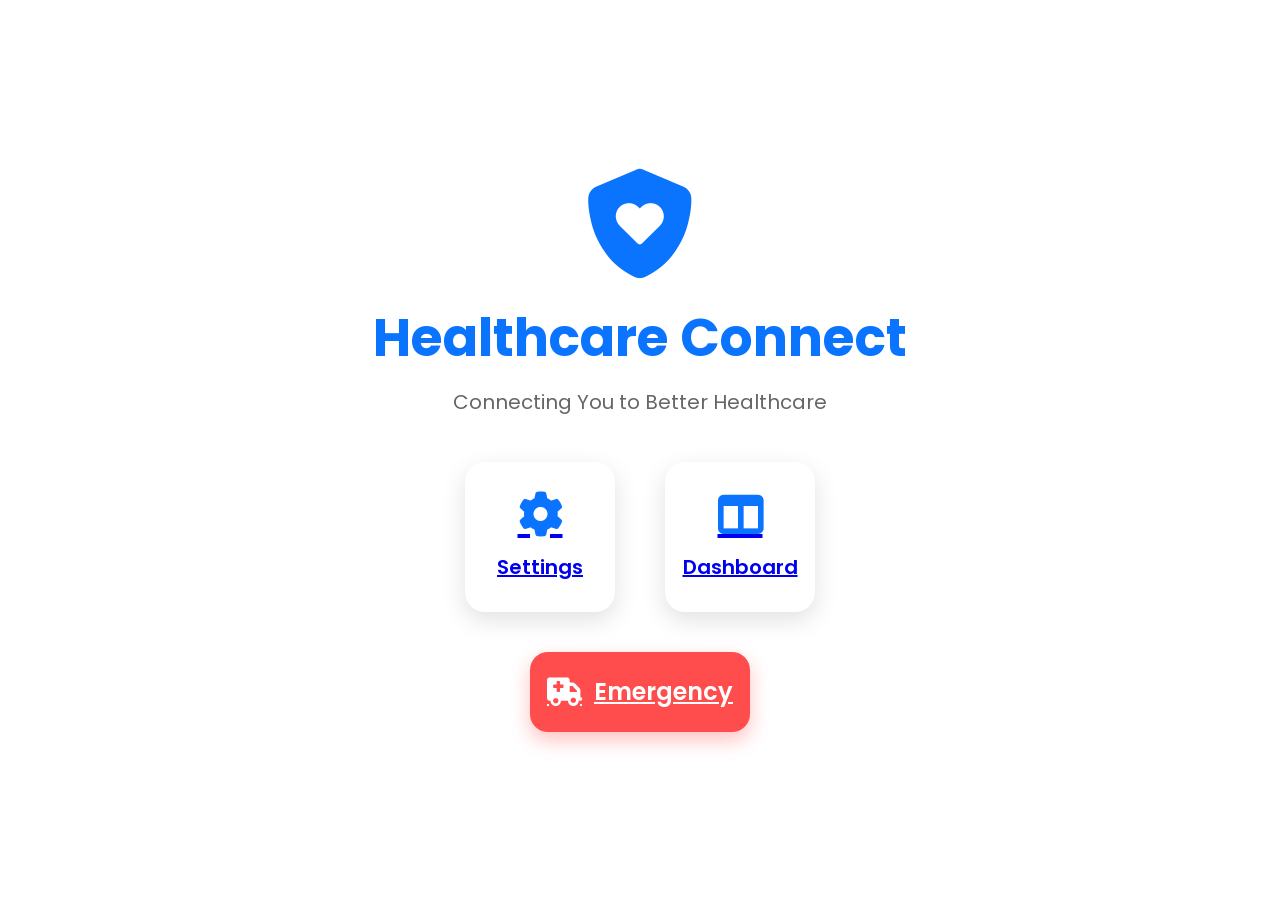
<file: index.html>
<!DOCTYPE html>
<html lang="en">

<head>

    <meta charset="UTF-8">
    <meta name="viewport" content="width=device-width, initial-scale=1.0">

    <title>Healthcare Connect</title>

    <!-- CSS -->
    <link rel="stylesheet" href="css/style.css">

    <!-- Google Font -->
    <link href="https://fonts.googleapis.com/css2?family=Poppins:wght@300;400;500;600;700&display=swap" rel="stylesheet">

    <!-- Font Awesome -->
    <link rel="stylesheet" href="https://cdnjs.cloudflare.com/ajax/libs/font-awesome/6.7.2/css/all.min.css">

</head>

<body>

    <div class="container">

        <!-- Logo -->
        <div class="logo">
            <i class="fa-solid fa-shield-heart"></i>
        </div>

        <!-- Project Title -->
        <h1>Healthcare Connect</h1>

        <!-- Tagline -->
        <p class="tagline">
            Connecting You to Better Healthcare
        </p>

        <!-- Menu -->
        <div class="menu">

            <!-- Settings -->
            <a href="pages/settings.html" class="menu-card">

                <i class="fa-solid fa-gear"></i>
                <span>Settings</span>

            </a>

            <!-- Dashboard -->
            <a href="pages/dashboard.html" class="menu-card">

                <i class="fa-solid fa-table-columns"></i>
                <span>Dashboard</span>

            </a>

        </div>

        <!-- Emergency -->
        <a href="pages/emergency.html" class="emergency-card">

            <i class="fa-solid fa-truck-medical"></i>
            <span>Emergency</span>

        </a>

    </div>

</body>

</html>
</file>
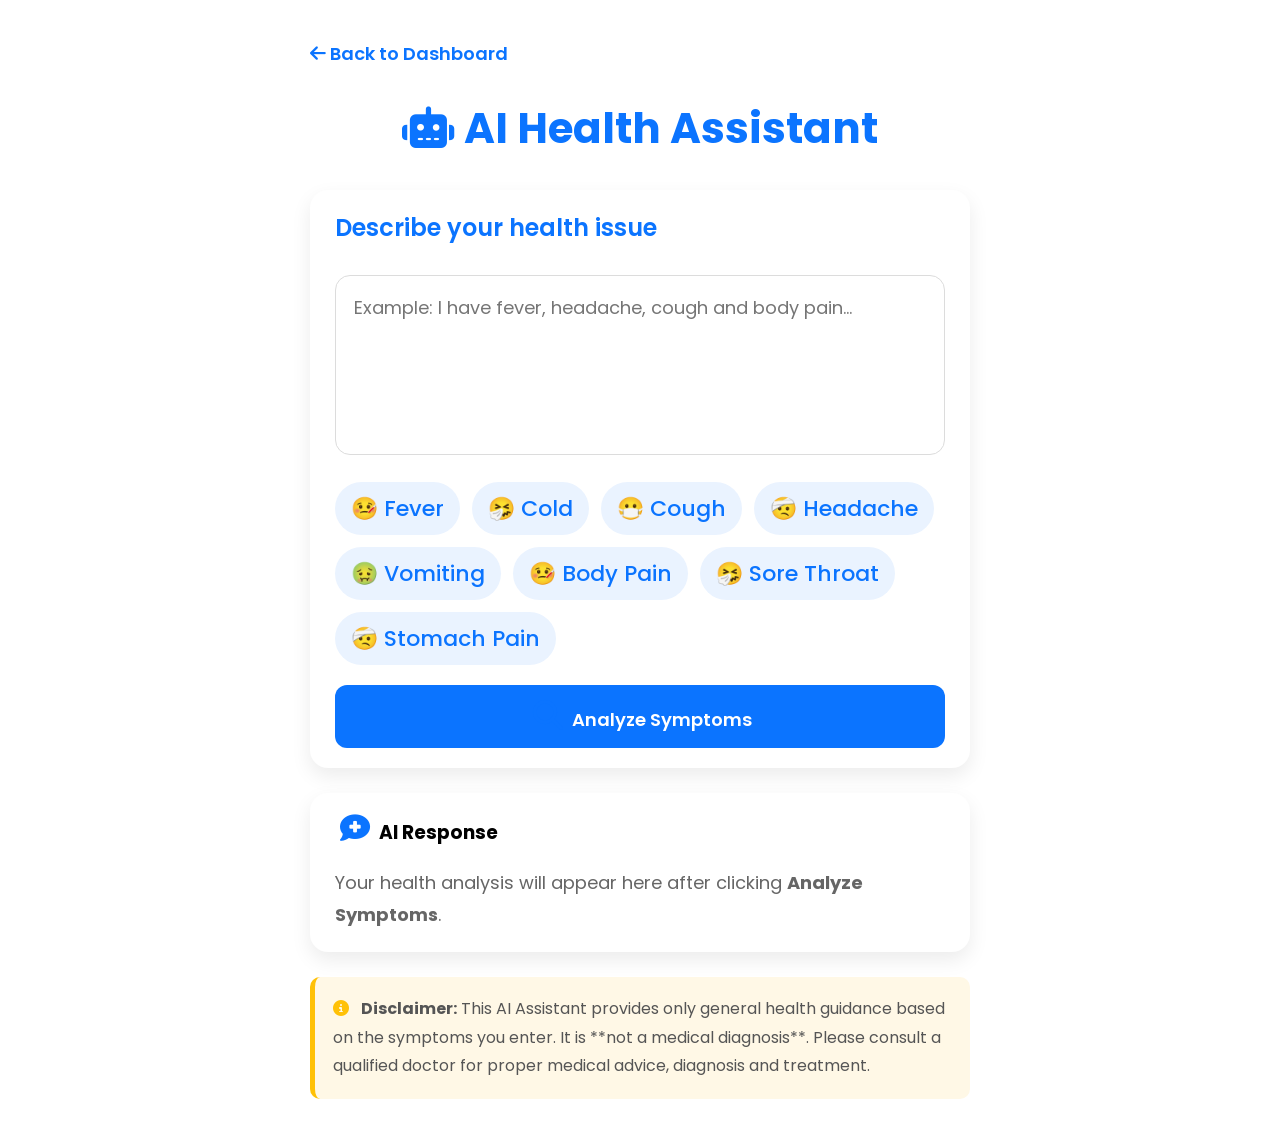
<file: pages/ai-assistant.html>
<!DOCTYPE html>
<html lang="en">

<head>
    <meta charset="UTF-8">
    <meta name="viewport" content="width=device-width, initial-scale=1.0">

    <title>AI Health Assistant</title>

    <link rel="stylesheet" href="../css/style.css">

    <link href="https://fonts.googleapis.com/css2?family=Poppins:wght@300;400;500;600;700&display=swap" rel="stylesheet">

    <link rel="stylesheet" href="https://cdnjs.cloudflare.com/ajax/libs/font-awesome/6.7.2/css/all.min.css">
</head>

<body>

    <div class="settings-container">

        <!-- Back Button -->
        <a href="dashboard.html" class="back-btn">
            <i class="fa-solid fa-arrow-left"></i> Back to Dashboard
        </a>

        <!-- Page Title -->
        <h1 class="settings-title">
            <i class="fa-solid fa-robot"></i>
            AI Health Assistant
        </h1>

        <!-- Input Section -->
        <div class="setting-card ai-card">

            <h3 class="ai-heading">
                Describe your health issue
            </h3>

            <textarea
                class="ai-textarea"
                id="symptoms"
                placeholder="Example: I have fever, headache, cough and body pain..."></textarea>

            <!-- Quick Symptoms -->

            <div class="quick-symptoms">

                <span class="symptom-chip">🤒 Fever</span>
                <span class="symptom-chip">🤧 Cold</span>
                <span class="symptom-chip">😷 Cough</span>
                <span class="symptom-chip">🤕 Headache</span>
                <span class="symptom-chip">🤢 Vomiting</span>
                <span class="symptom-chip">🤒 Body Pain</span>
                <span class="symptom-chip">🤧 Sore Throat</span>
                <span class="symptom-chip">🤕 Stomach Pain</span>

            </div>

            <button class="ai-btn" id="analyzeBtn">

                <i class="fa-solid fa-magnifying-glass"></i>
                Analyze Symptoms

            </button>

        </div>

        <br>

        <!-- Response Section -->

        <div class="setting-card ai-card">

            <h3>
                <i class="fa-solid fa-comment-medical"></i>
                AI Response
            </h3>

            <p class="response-text" id="aiResponse">

                Your health analysis will appear here after clicking
                <strong>Analyze Symptoms</strong>.

            </p>

        </div>

        <br>

        <!-- Disclaimer -->

        <div class="ai-disclaimer">

            <i class="fa-solid fa-circle-info"></i>

            <strong>Disclaimer:</strong>

            This AI Assistant provides only general health guidance based on the symptoms you enter.
            It is **not a medical diagnosis**. Please consult a qualified doctor for proper medical advice,
            diagnosis and treatment.

        </div>

    </div>

    <!-- JavaScript -->
    <script src="../js/script.js"></script>

</body>

</html>
</file>
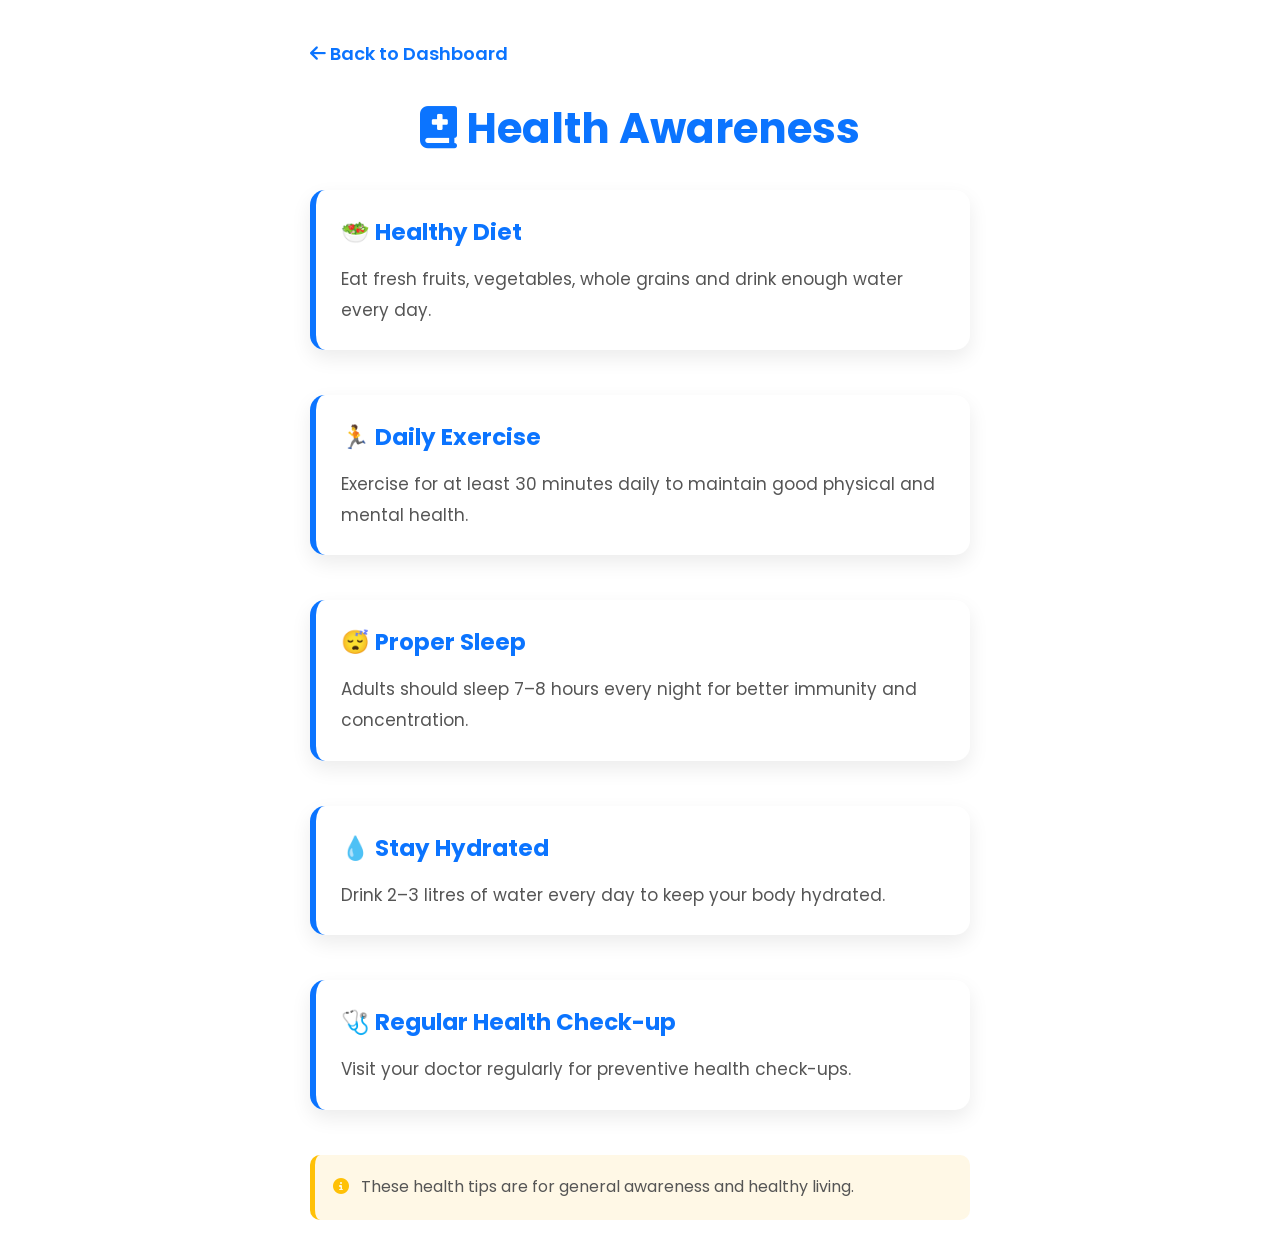
<file: pages/awareness.html>
<!DOCTYPE html>
<html lang="en">

<head>
    <meta charset="UTF-8">
    <meta name="viewport" content="width=device-width, initial-scale=1.0">
    <title>Health Awareness</title>

    <link rel="stylesheet" href="../css/style.css">

    <link href="https://fonts.googleapis.com/css2?family=Poppins:wght@300;400;500;600;700&display=swap" rel="stylesheet">

    <link rel="stylesheet" href="https://cdnjs.cloudflare.com/ajax/libs/font-awesome/6.7.2/css/all.min.css">

</head>

<body>

<div class="settings-container">

    <a href="dashboard.html" class="back-btn">
        <i class="fa-solid fa-arrow-left"></i>
        Back to Dashboard
    </a>

    <h1 class="settings-title">
        <i class="fa-solid fa-book-medical"></i>
        Health Awareness
    </h1>

    <div class="awareness-card">

        <h3>🥗 Healthy Diet</h3>

        <p>
            Eat fresh fruits, vegetables, whole grains and drink enough water every day.
        </p>

    </div>

    <br>

    <div class="awareness-card">

        <h3>🏃 Daily Exercise</h3>

        <p>
            Exercise for at least 30 minutes daily to maintain good physical and mental health.
        </p>

    </div>

    <br>

    <div class="awareness-card">

        <h3>😴 Proper Sleep</h3>

        <p>
            Adults should sleep 7–8 hours every night for better immunity and concentration.
        </p>

    </div>

    <br>

    <div class="awareness-card">

        <h3>💧 Stay Hydrated</h3>

        <p>
            Drink 2–3 litres of water every day to keep your body hydrated.
        </p>

    </div>

    <br>

    <div class="awareness-card">

        <h3>🩺 Regular Health Check-up</h3>

        <p>
            Visit your doctor regularly for preventive health check-ups.
        </p>

    </div>

    <br>

    <div class="ai-disclaimer">

        <i class="fa-solid fa-circle-info"></i>

        These health tips are for general awareness and healthy living.

    </div>

</div>

<script src="../js/script.js"></script>

</body>
</html>
</file>
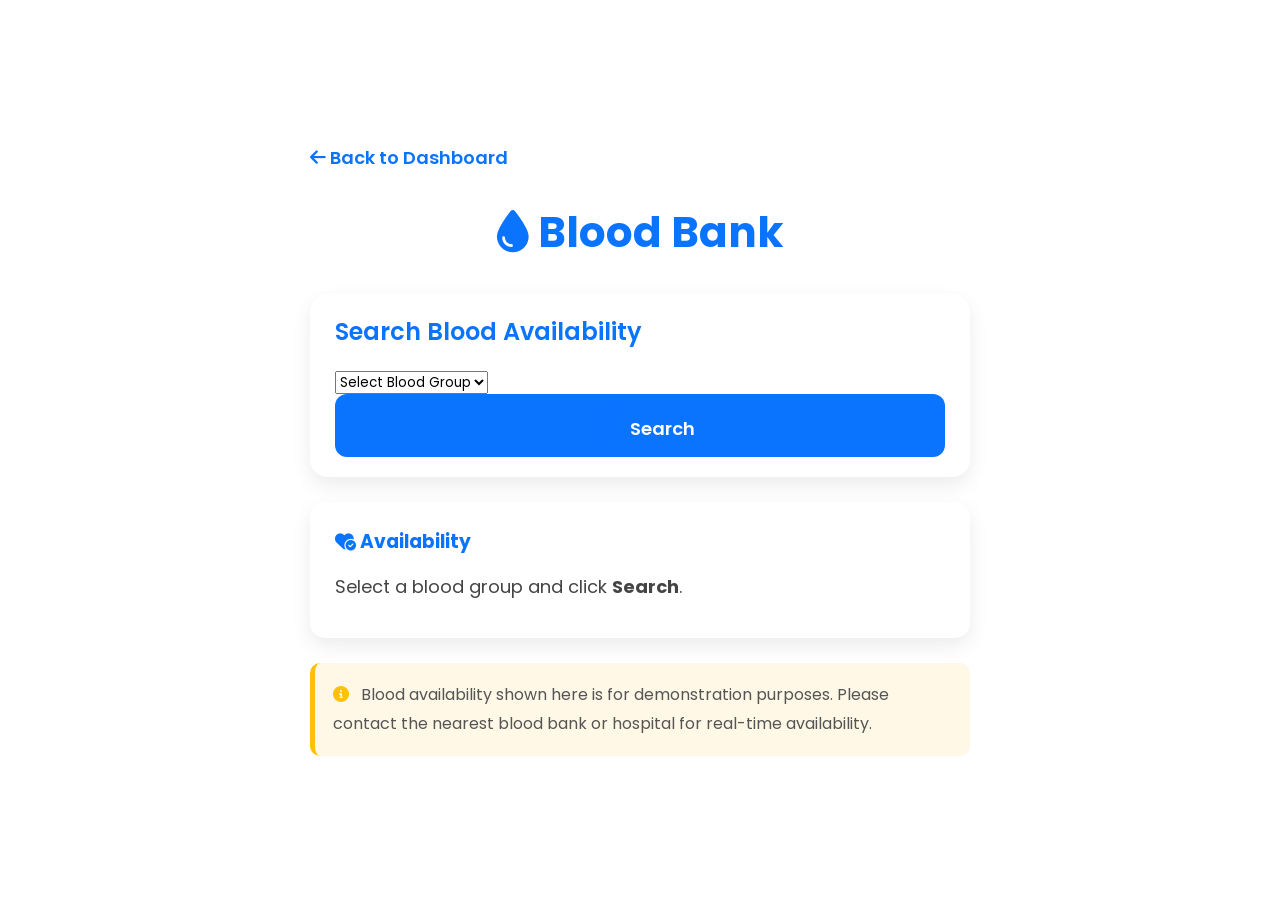
<file: pages/blood-bank.html>
<!DOCTYPE html>
<html lang="en">

<head>
    <meta charset="UTF-8">
    <meta name="viewport" content="width=device-width, initial-scale=1.0">
    <title>Blood Bank</title>

    <link rel="stylesheet" href="../css/style.css">

    <link href="https://fonts.googleapis.com/css2?family=Poppins:wght@300;400;500;600;700&display=swap" rel="stylesheet">

    <link rel="stylesheet" href="https://cdnjs.cloudflare.com/ajax/libs/font-awesome/6.7.2/css/all.min.css">
</head>

<body>

<div class="settings-container">

    <!-- Back Button -->
    <a href="dashboard.html" class="back-btn">
        <i class="fa-solid fa-arrow-left"></i> Back to Dashboard
    </a>

    <!-- Heading -->
    <h1 class="settings-title">
        <i class="fa-solid fa-droplet"></i>
        Blood Bank
    </h1>

    <!-- Search Card -->
    <div class="setting-card ai-card">

        <h3 class="ai-heading">
            Search Blood Availability
        </h3>

        <select class="blood-select" id="bloodGroup">
            <option value="">Select Blood Group</option>
            <option>A+</option>
            <option>A-</option>
            <option>B+</option>
            <option>B-</option>
            <option>AB+</option>
            <option>AB-</option>
            <option>O+</option>
            <option>O-</option>
        </select>

        <button class="ai-btn" id="bloodSearchBtn">
            <i class="fa-solid fa-magnifying-glass"></i>
            Search
        </button>

    </div>

    <br>

    <!-- Result Card -->
    <div class="hospital-card">

        <h3>
            <i class="fa-solid fa-heart-circle-check"></i>
            Availability
        </h3>

        <p id="bloodResult">
            Select a blood group and click <strong>Search</strong>.
        </p>

    </div>

    <br>

    <!-- Disclaimer -->
    <div class="ai-disclaimer">

        <i class="fa-solid fa-circle-info"></i>

        Blood availability shown here is for demonstration purposes.
        Please contact the nearest blood bank or hospital for real-time availability.

    </div>

</div>

<script src="../js/script.js"></script>

</body>
</html>
</file>
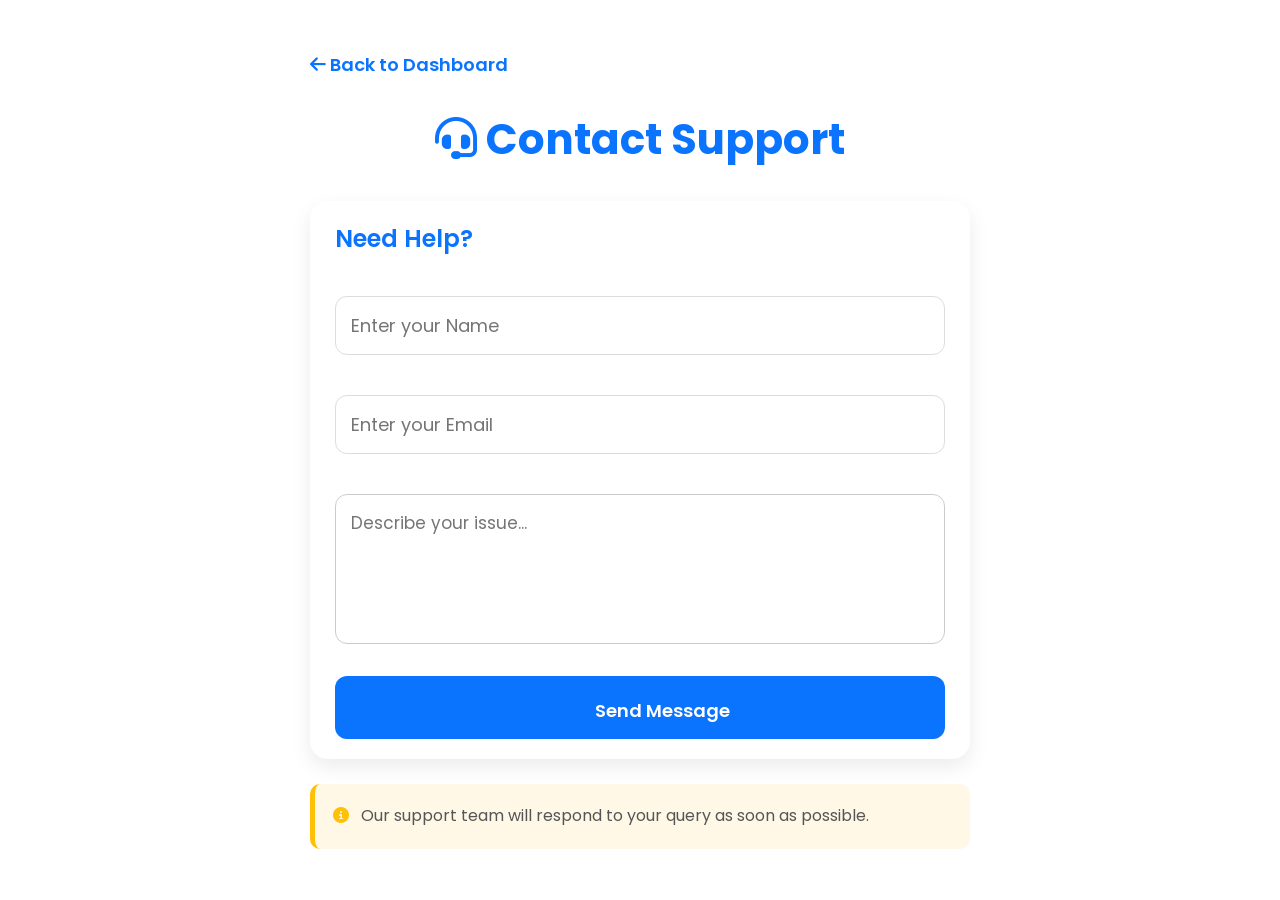
<file: pages/contact-support.html>
<!DOCTYPE html>
<html lang="en">

<head>
    <meta charset="UTF-8">
    <meta name="viewport" content="width=device-width, initial-scale=1.0">
    <title>Contact Support</title>

    <link rel="stylesheet" href="../css/style.css">

    <link href="https://fonts.googleapis.com/css2?family=Poppins:wght@300;400;500;600;700&display=swap" rel="stylesheet">

    <link rel="stylesheet" href="https://cdnjs.cloudflare.com/ajax/libs/font-awesome/6.7.2/css/all.min.css">
</head>

<body>

<div class="settings-container">

    <a href="dashboard.html" class="back-btn">
        <i class="fa-solid fa-arrow-left"></i>
        Back to Dashboard
    </a>

    <h1 class="settings-title">
        <i class="fa-solid fa-headset"></i>
        Contact Support
    </h1>

    <div class="setting-card ai-card">

        <h3 class="ai-heading">Need Help?</h3>

        <input type="text" id="userName" class="hospital-search" placeholder="Enter your Name">

        <input type="email" id="userEmail" class="hospital-search" placeholder="Enter your Email">

        <textarea id="userMessage"
            placeholder="Describe your issue..."
            style="width:100%;height:150px;padding:15px;border-radius:12px;border:1px solid #ccc;resize:none;font-size:17px;"></textarea>

        <br><br>

        <button class="ai-btn" id="supportBtn">
            <i class="fa-solid fa-paper-plane"></i>
            Send Message
        </button>

    </div>

    <br>

    <div class="ai-disclaimer">

        <i class="fa-solid fa-circle-info"></i>

        Our support team will respond to your query as soon as possible.

    </div>

</div>

<script src="../js/script.js"></script>

</body>
</html>
</file>
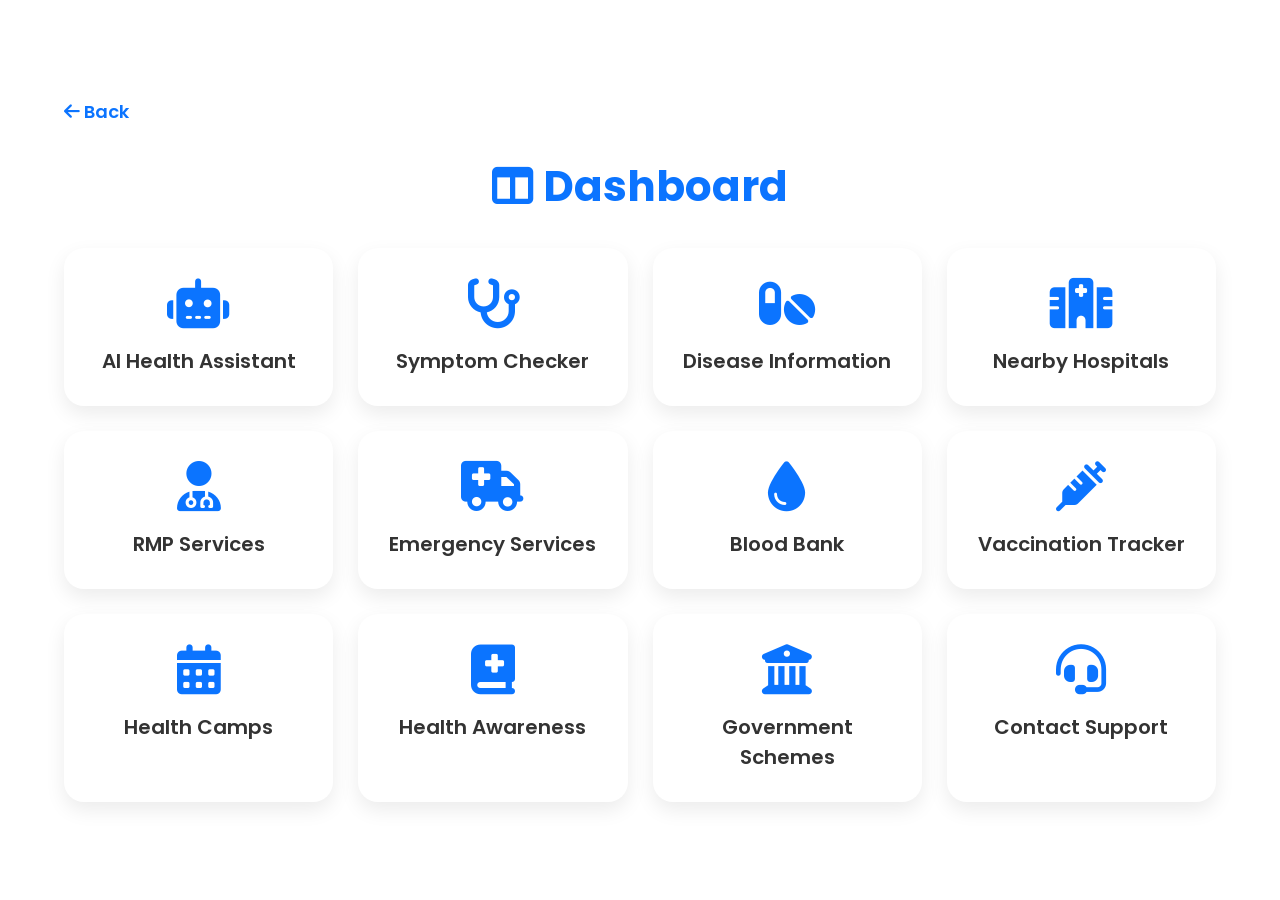
<file: pages/dashboard.html>
<!DOCTYPE html>
<html lang="en">

<head>
    <meta charset="UTF-8">
    <meta name="viewport" content="width=device-width, initial-scale=1.0">
    <title>Dashboard - Healthcare Connect</title>

    <link rel="stylesheet" href="../css/style.css">

    <link href="https://fonts.googleapis.com/css2?family=Poppins:wght@300;400;500;600;700&display=swap" rel="stylesheet">

    <link rel="stylesheet" href="https://cdnjs.cloudflare.com/ajax/libs/font-awesome/6.7.2/css/all.min.css">
</head>

<body>

<div class="dashboard-container">

    <!-- Back Button -->
    <a href="../index.html" class="back-btn">
        <i class="fa-solid fa-arrow-left"></i> Back
    </a>

    <!-- Title -->
    <h1 class="dashboard-title">
        <i class="fa-solid fa-table-columns"></i>
        Dashboard
    </h1>

    <div class="dashboard-grid">

        <!-- AI Health Assistant -->
        <a href="ai-assistant.html" class="dashboard-card">
            <i class="fa-solid fa-robot"></i>
            <h3>AI Health Assistant</h3>
        </a>

        <!-- Symptom Checker -->
        <a href="symptom-checker.html" class="dashboard-card">
            <i class="fa-solid fa-stethoscope"></i>
            <h3>Symptom Checker</h3>
        </a>

        <!-- Disease Information -->
        <a href="disease-info.html" class="dashboard-card">
            <i class="fa-solid fa-pills"></i>
            <h3>Disease Information</h3>
        </a>

        <!-- Nearby Hospitals -->
        <a href="hospitals.html" class="dashboard-card">
            <i class="fa-solid fa-hospital"></i>
            <h3>Nearby Hospitals</h3>
        </a>

        <!-- RMP Services -->
        <a href="rmp-services.html" class="dashboard-card">
            <i class="fa-solid fa-user-doctor"></i>
            <h3>RMP Services</h3>
        </a>

        <!-- Emergency -->
        <a href="emergency.html" class="dashboard-card">
            <i class="fa-solid fa-truck-medical"></i>
            <h3>Emergency Services</h3>
        </a>

        <!-- Blood Bank -->
        <a href="blood-bank.html" class="dashboard-card">
            <i class="fa-solid fa-droplet"></i>
            <h3>Blood Bank</h3>
        </a>

        <!-- Vaccination -->
        <a href="vaccination.html" class="dashboard-card">
            <i class="fa-solid fa-syringe"></i>
            <h3>Vaccination Tracker</h3>
        </a>

        <!-- Health Camps -->
        <a href="health-camps.html" class="dashboard-card">
            <i class="fa-solid fa-calendar-days"></i>
            <h3>Health Camps</h3>
        </a>

        <!-- Health Awareness -->
        <a href="awareness.html" class="dashboard-card">
            <i class="fa-solid fa-book-medical"></i>
            <h3>Health Awareness</h3>
        </a>

        <!-- Government Schemes -->
        <a href="govt-schemes.html" class="dashboard-card">
            <i class="fa-solid fa-building-columns"></i>
            <h3>Government Schemes</h3>
        </a>

        <!-- Contact Support -->
        <a href="contact-support.html" class="dashboard-card">
            <i class="fa-solid fa-headset"></i>
            <h3>Contact Support</h3>
        </a>

    </div>

</div>

</body>

</html>
</file>
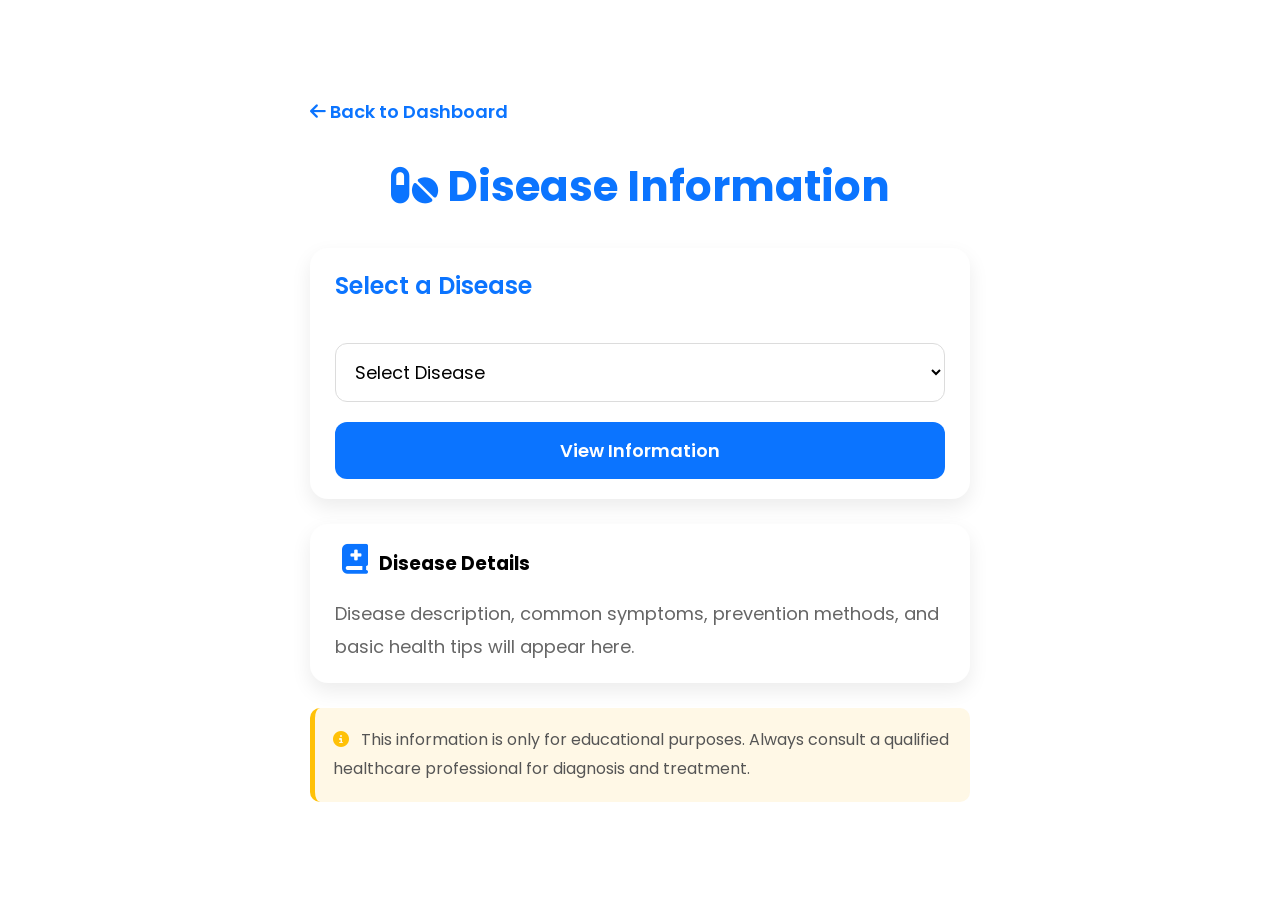
<file: pages/disease-info.html>
<!DOCTYPE html>
<html lang="en">

<head>
    <meta charset="UTF-8">
    <meta name="viewport" content="width=device-width, initial-scale=1.0">
    <title>Disease Information</title>

    <link rel="stylesheet" href="../css/style.css">
    <link href="https://fonts.googleapis.com/css2?family=Poppins:wght@300;400;500;600;700&display=swap" rel="stylesheet">
    <link rel="stylesheet" href="https://cdnjs.cloudflare.com/ajax/libs/font-awesome/6.7.2/css/all.min.css">
</head>

<body>

<div class="settings-container">

    <a href="dashboard.html" class="back-btn">
        <i class="fa-solid fa-arrow-left"></i> Back to Dashboard
    </a>

    <h1 class="settings-title">
        <i class="fa-solid fa-pills"></i>
        Disease Information
    </h1>

    <div class="setting-card ai-card">

        <h3 class="ai-heading">Select a Disease</h3>

        <select class="disease-select">

            <option>Select Disease</option>
            <option>Fever</option>
            <option>Common Cold</option>
            <option>Diabetes</option>
            <option>Hypertension</option>
            <option>Asthma</option>

        </select>

        <button class="ai-btn">
            View Information
        </button>

    </div>

    <br>

    <div class="setting-card ai-card">

        <h3>
            <i class="fa-solid fa-book-medical"></i>
            Disease Details
        </h3>

        <p class="response-text">

            Disease description, common symptoms, prevention methods,
            and basic health tips will appear here.

        </p>

    </div>

    <br>

    <div class="ai-disclaimer">

        <i class="fa-solid fa-circle-info"></i>

        This information is only for educational purposes.
        Always consult a qualified healthcare professional for diagnosis and treatment.

    </div>

</div>

<script src="../js/script.js"></script>

</body>
</html>
</file>
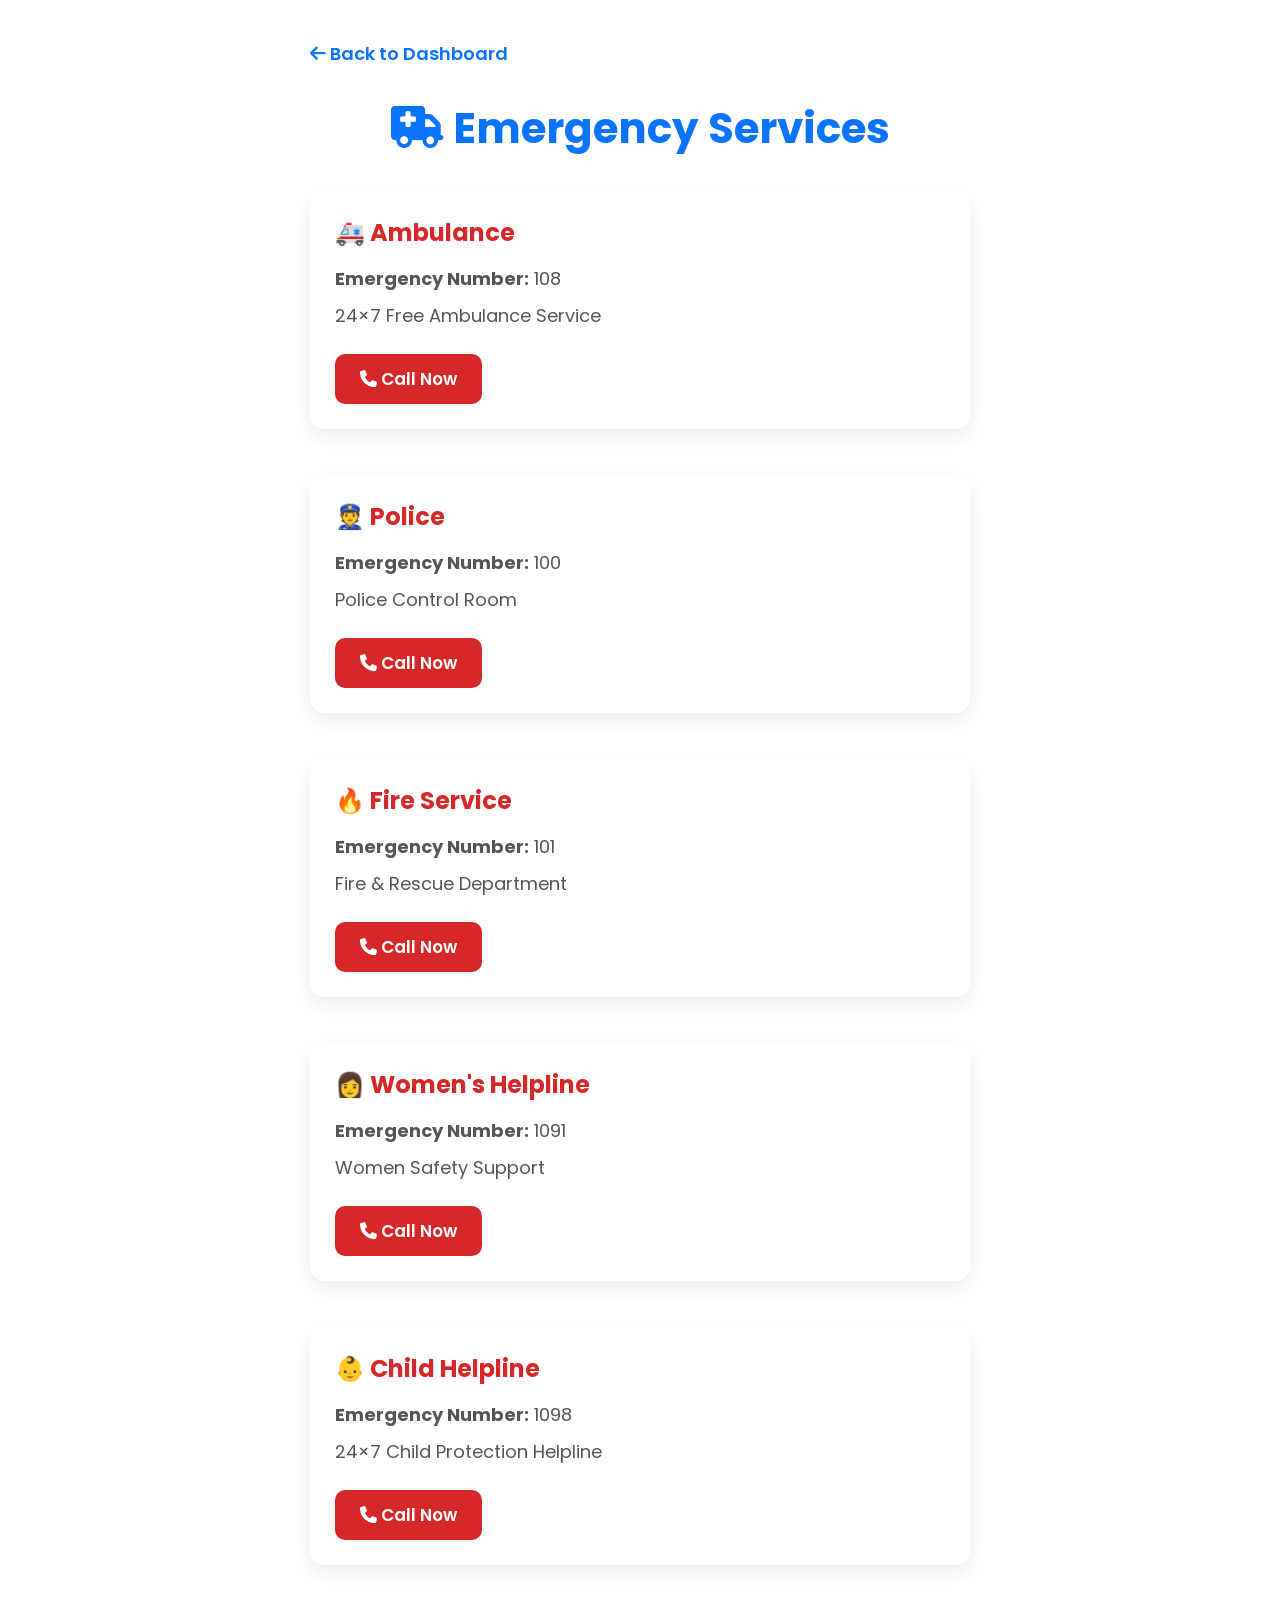
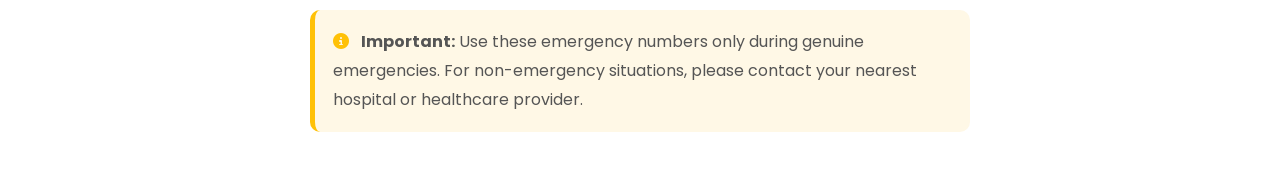
<file: pages/emergency.html>
<!DOCTYPE html>
<html lang="en">

<head>
    <meta charset="UTF-8">
    <meta name="viewport" content="width=device-width, initial-scale=1.0">
    <title>Emergency Services</title>

    <link rel="stylesheet" href="../css/style.css">

    <link href="https://fonts.googleapis.com/css2?family=Poppins:wght@300;400;500;600;700&display=swap" rel="stylesheet">

    <link rel="stylesheet" href="https://cdnjs.cloudflare.com/ajax/libs/font-awesome/6.7.2/css/all.min.css">
</head>

<body>

<div class="settings-container">

    <!-- Back Button -->
    <a href="dashboard.html" class="back-btn">
        <i class="fa-solid fa-arrow-left"></i> Back to Dashboard
    </a>

    <!-- Heading -->
    <h1 class="settings-title">
        <i class="fa-solid fa-truck-medical"></i>
        Emergency Services
    </h1>

    <!-- Ambulance -->
    <div class="emergency-card-box">

        <h3>🚑 Ambulance</h3>

        <p><strong>Emergency Number:</strong> 108</p>
        <p>24×7 Free Ambulance Service</p>

        <button class="call-btn" data-number="108">
            <i class="fa-solid fa-phone"></i>
            Call Now
        </button>

    </div>

    <br>

    <!-- Police -->
    <div class="emergency-card-box">

        <h3>👮 Police</h3>

        <p><strong>Emergency Number:</strong> 100</p>
        <p>Police Control Room</p>

        <button class="call-btn" data-number="100">
            <i class="fa-solid fa-phone"></i>
            Call Now
        </button>

    </div>

    <br>

    <!-- Fire -->
    <div class="emergency-card-box">

        <h3>🔥 Fire Service</h3>

        <p><strong>Emergency Number:</strong> 101</p>
        <p>Fire & Rescue Department</p>

        <button class="call-btn" data-number="101">
            <i class="fa-solid fa-phone"></i>
            Call Now
        </button>

    </div>

    <br>

    <!-- Women -->
    <div class="emergency-card-box">

        <h3>👩 Women's Helpline</h3>

        <p><strong>Emergency Number:</strong> 1091</p>
        <p>Women Safety Support</p>

        <button class="call-btn" data-number="1091">
            <i class="fa-solid fa-phone"></i>
            Call Now
        </button>

    </div>

    <br>

    <!-- Child -->
    <div class="emergency-card-box">

        <h3>👶 Child Helpline</h3>

        <p><strong>Emergency Number:</strong> 1098</p>
        <p>24×7 Child Protection Helpline</p>

        <button class="call-btn" data-number="1098">
            <i class="fa-solid fa-phone"></i>
            Call Now
        </button>

    </div>

    <br>

    <!-- Disclaimer -->
    <div class="ai-disclaimer">

        <i class="fa-solid fa-circle-info"></i>

        <strong>Important:</strong>
        Use these emergency numbers only during genuine emergencies.
        For non-emergency situations, please contact your nearest hospital or healthcare provider.

    </div>

</div>

<script src="../js/script.js"></script>

</body>
</html>
</file>
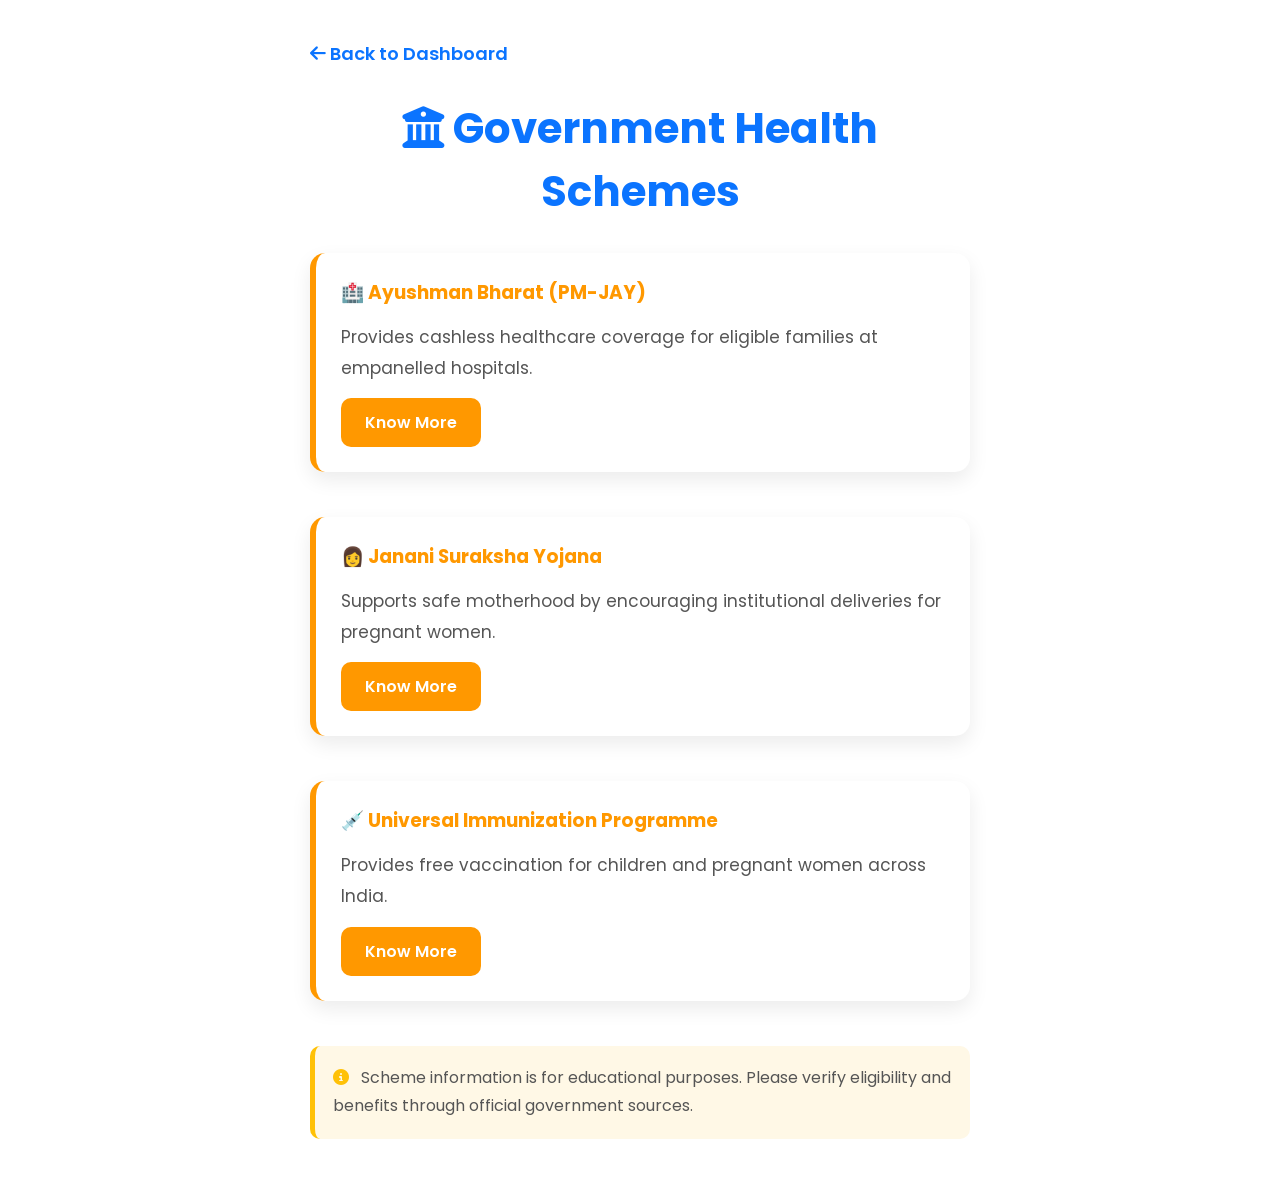
<file: pages/govt-schemes.html>
<!DOCTYPE html>
<html lang="en">

<head>
    <meta charset="UTF-8">
    <meta name="viewport" content="width=device-width, initial-scale=1.0">
    <title>Government Health Schemes</title>

    <link rel="stylesheet" href="../css/style.css">

    <link href="https://fonts.googleapis.com/css2?family=Poppins:wght@300;400;500;600;700&display=swap" rel="stylesheet">

    <link rel="stylesheet" href="https://cdnjs.cloudflare.com/ajax/libs/font-awesome/6.7.2/css/all.min.css">
</head>

<body>

<div class="settings-container">

    <a href="dashboard.html" class="back-btn">
        <i class="fa-solid fa-arrow-left"></i> Back to Dashboard
    </a>

    <h1 class="settings-title">
        <i class="fa-solid fa-building-columns"></i>
        Government Health Schemes
    </h1>

    <div class="scheme-card">

        <h3>🏥 Ayushman Bharat (PM-JAY)</h3>

        <p>Provides cashless healthcare coverage for eligible families at empanelled hospitals.</p>

        <button class="scheme-btn">Know More</button>

    </div>

    <br>

    <div class="scheme-card">

        <h3>👩 Janani Suraksha Yojana</h3>

        <p>Supports safe motherhood by encouraging institutional deliveries for pregnant women.</p>

        <button class="scheme-btn">Know More</button>

    </div>

    <br>

    <div class="scheme-card">

        <h3>💉 Universal Immunization Programme</h3>

        <p>Provides free vaccination for children and pregnant women across India.</p>

        <button class="scheme-btn">Know More</button>

    </div>

    <br>

    <div class="ai-disclaimer">

        <i class="fa-solid fa-circle-info"></i>

        Scheme information is for educational purposes. Please verify eligibility and benefits through official government sources.

    </div>

</div>

<script src="../js/script.js"></script>

</body>
</html>
</file>
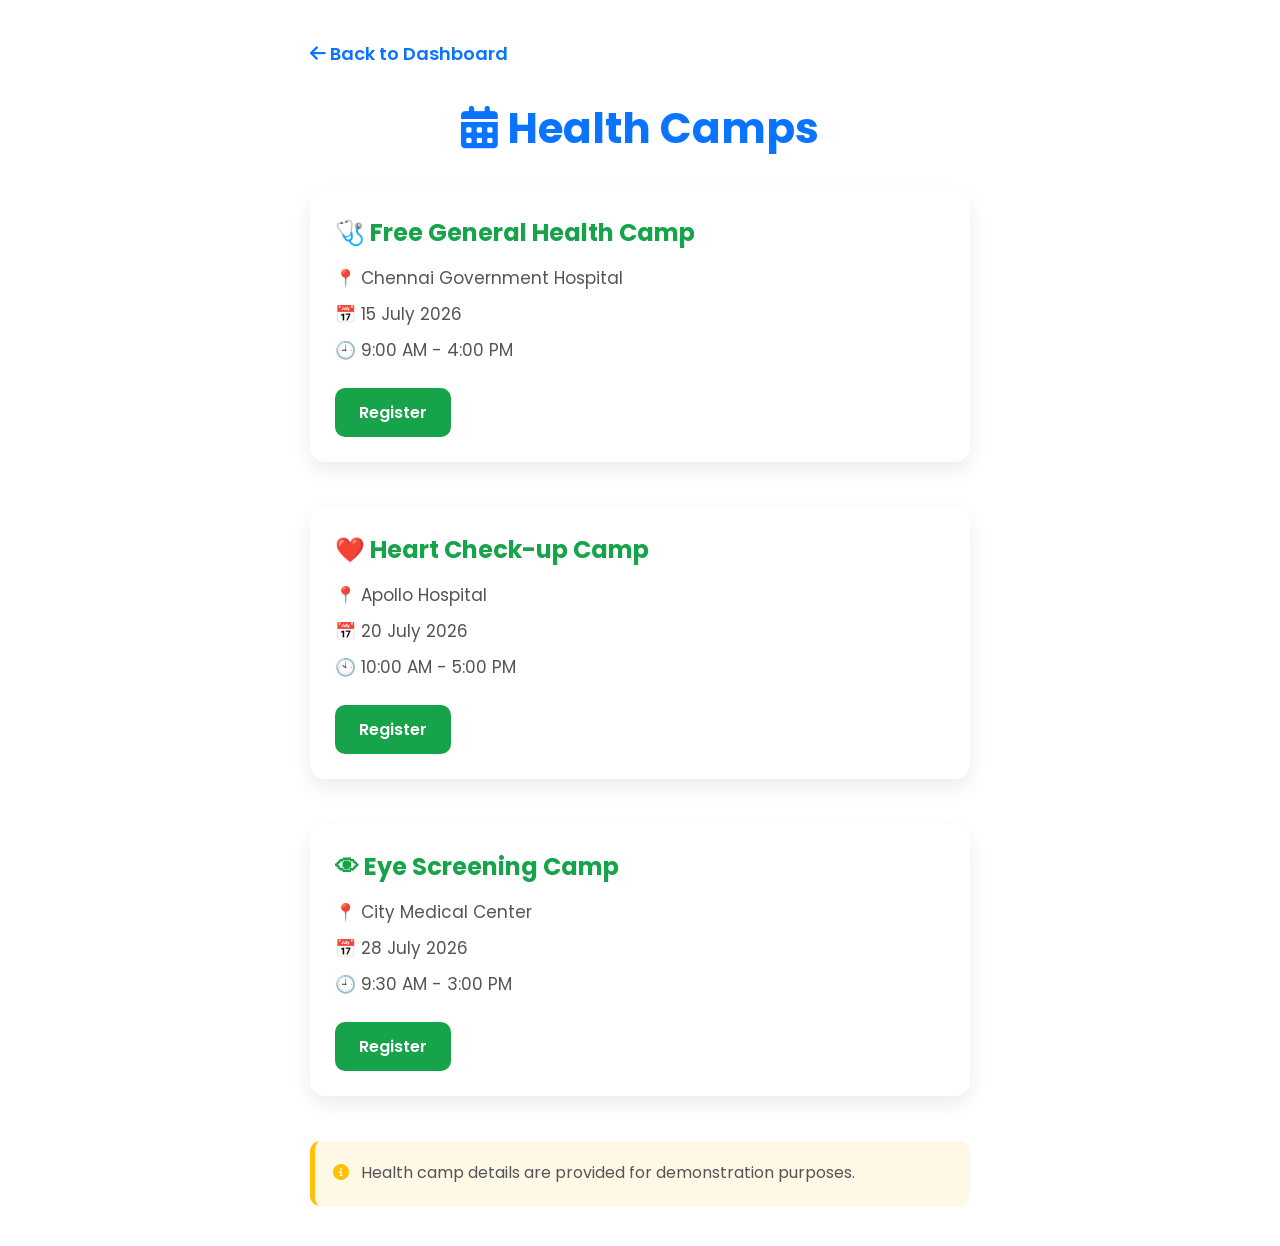
<file: pages/health-camps.html>
<!DOCTYPE html>
<html lang="en">

<head>
    <meta charset="UTF-8">
    <meta name="viewport" content="width=device-width, initial-scale=1.0">
    <title>Health Camps</title>

    <link rel="stylesheet" href="../css/style.css">

    <link href="https://fonts.googleapis.com/css2?family=Poppins:wght@300;400;500;600;700&display=swap" rel="stylesheet">

    <link rel="stylesheet" href="https://cdnjs.cloudflare.com/ajax/libs/font-awesome/6.7.2/css/all.min.css">
</head>

<body>

<div class="settings-container">

    <a href="dashboard.html" class="back-btn">
        <i class="fa-solid fa-arrow-left"></i> Back to Dashboard
    </a>

    <h1 class="settings-title">
        <i class="fa-solid fa-calendar-days"></i>
        Health Camps
    </h1>

    <!-- Camp 1 -->
    <div class="camp-card">

        <h3>
            🩺 Free General Health Camp
        </h3>

        <p>📍 Chennai Government Hospital</p>
        <p>📅 15 July 2026</p>
        <p>🕘 9:00 AM - 4:00 PM</p>

        <button class="register-btn">
            Register
        </button>

    </div>

    <br>

    <!-- Camp 2 -->
    <div class="camp-card">

        <h3>
            ❤️ Heart Check-up Camp
        </h3>

        <p>📍 Apollo Hospital</p>
        <p>📅 20 July 2026</p>
        <p>🕙 10:00 AM - 5:00 PM</p>

        <button class="register-btn">
            Register
        </button>

    </div>

    <br>

    <!-- Camp 3 -->
    <div class="camp-card">

        <h3>
            👁 Eye Screening Camp
        </h3>

        <p>📍 City Medical Center</p>
        <p>📅 28 July 2026</p>
        <p>🕘 9:30 AM - 3:00 PM</p>

        <button class="register-btn">
            Register
        </button>

    </div>

    <br>

    <div class="ai-disclaimer">

        <i class="fa-solid fa-circle-info"></i>

        Health camp details are provided for demonstration purposes.

    </div>

</div>

<script src="../js/script.js"></script>

</body>
</html>
</file>
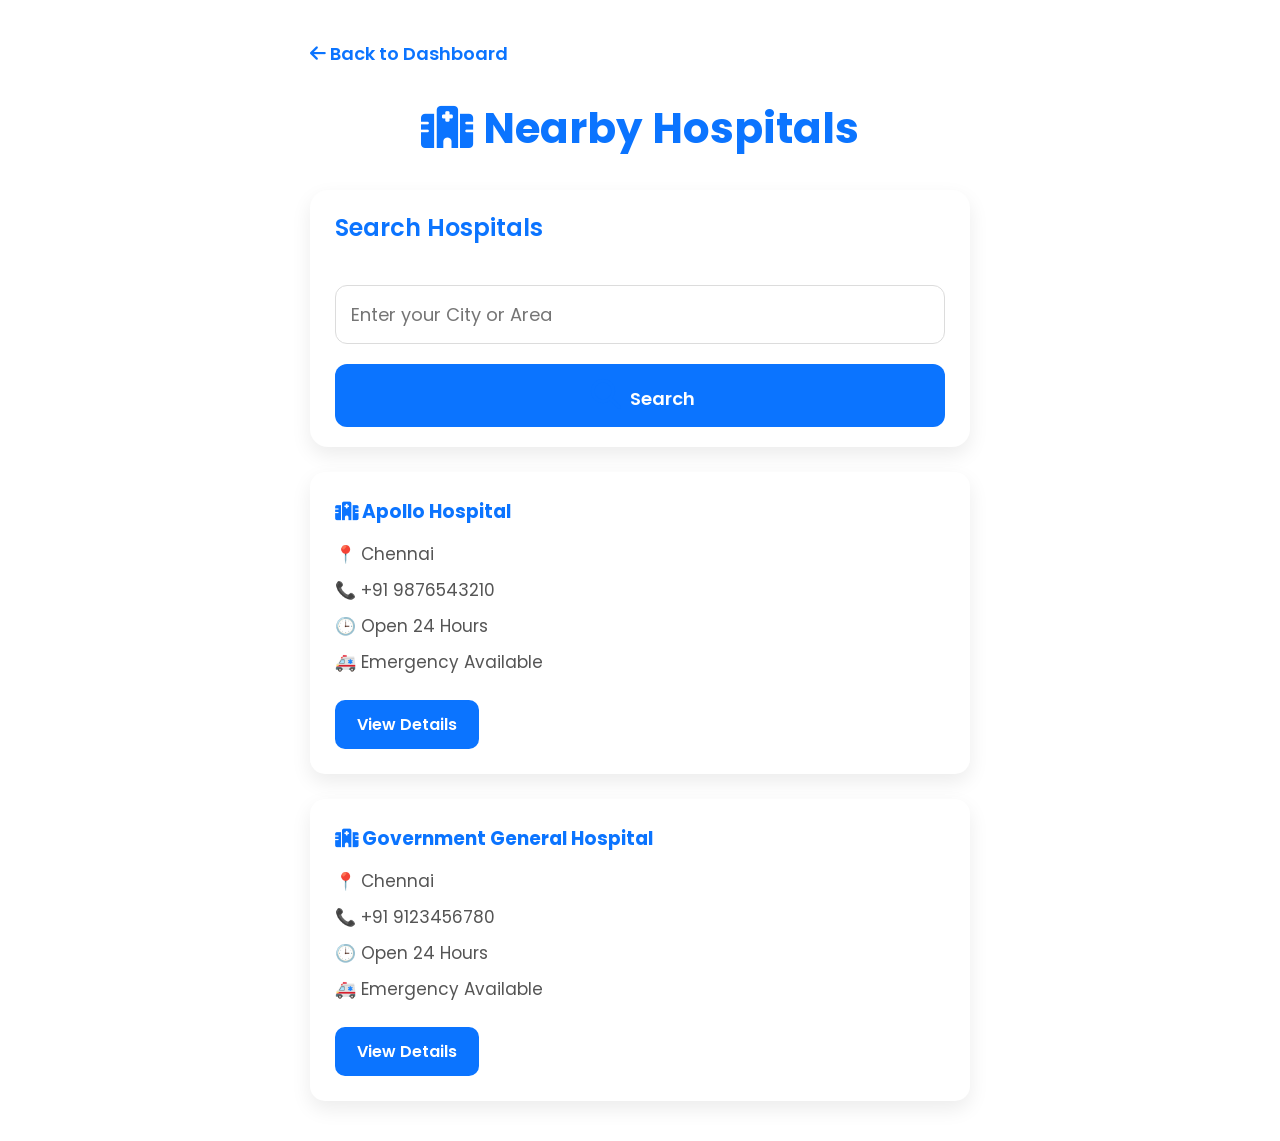
<file: pages/hospitals.html>
<!DOCTYPE html>
<html lang="en">

<head>
    <meta charset="UTF-8">
    <meta name="viewport" content="width=device-width, initial-scale=1.0">
    <title>Nearby Hospitals</title>

    <link rel="stylesheet" href="../css/style.css">

    <link href="https://fonts.googleapis.com/css2?family=Poppins:wght@300;400;500;600;700&display=swap" rel="stylesheet">

    <link rel="stylesheet" href="https://cdnjs.cloudflare.com/ajax/libs/font-awesome/6.7.2/css/all.min.css">
</head>

<body>

<div class="settings-container">

    <!-- Back Button -->
    <a href="dashboard.html" class="back-btn">
        <i class="fa-solid fa-arrow-left"></i> Back to Dashboard
    </a>

    <!-- Heading -->
    <h1 class="settings-title">
        <i class="fa-solid fa-hospital"></i>
        Nearby Hospitals
    </h1>

    <!-- Search Section -->
    <div class="setting-card ai-card">

        <h3 class="ai-heading">
            Search Hospitals
        </h3>

        <input
            type="text"
            class="hospital-search"
            placeholder="Enter your City or Area">

        <button class="ai-btn">
            <i class="fa-solid fa-magnifying-glass"></i>
            Search
        </button>

    </div>

    <br>

    <!-- Hospital 1 -->

    <div class="hospital-card">

        <h3>
            <i class="fa-solid fa-hospital"></i>
            Apollo Hospital
        </h3>

        <p>📍 Chennai</p>
        <p>📞 +91 9876543210</p>
        <p>🕒 Open 24 Hours</p>
        <p>🚑 Emergency Available</p>

        <button class="hospital-btn">
            View Details
        </button>

    </div>

    <br>

    <!-- Hospital 2 -->

    <div class="hospital-card">

        <h3>
            <i class="fa-solid fa-hospital"></i>
            Government General Hospital
        </h3>

        <p>📍 Chennai</p>
        <p>📞 +91 9123456780</p>
        <p>🕒 Open 24 Hours</p>
        <p>🚑 Emergency Available</p>

        <button class="hospital-btn">
            View Details
        </button>

    </div>

</div>

<script src="../js/script.js"></script>

</body>
</html>
</file>
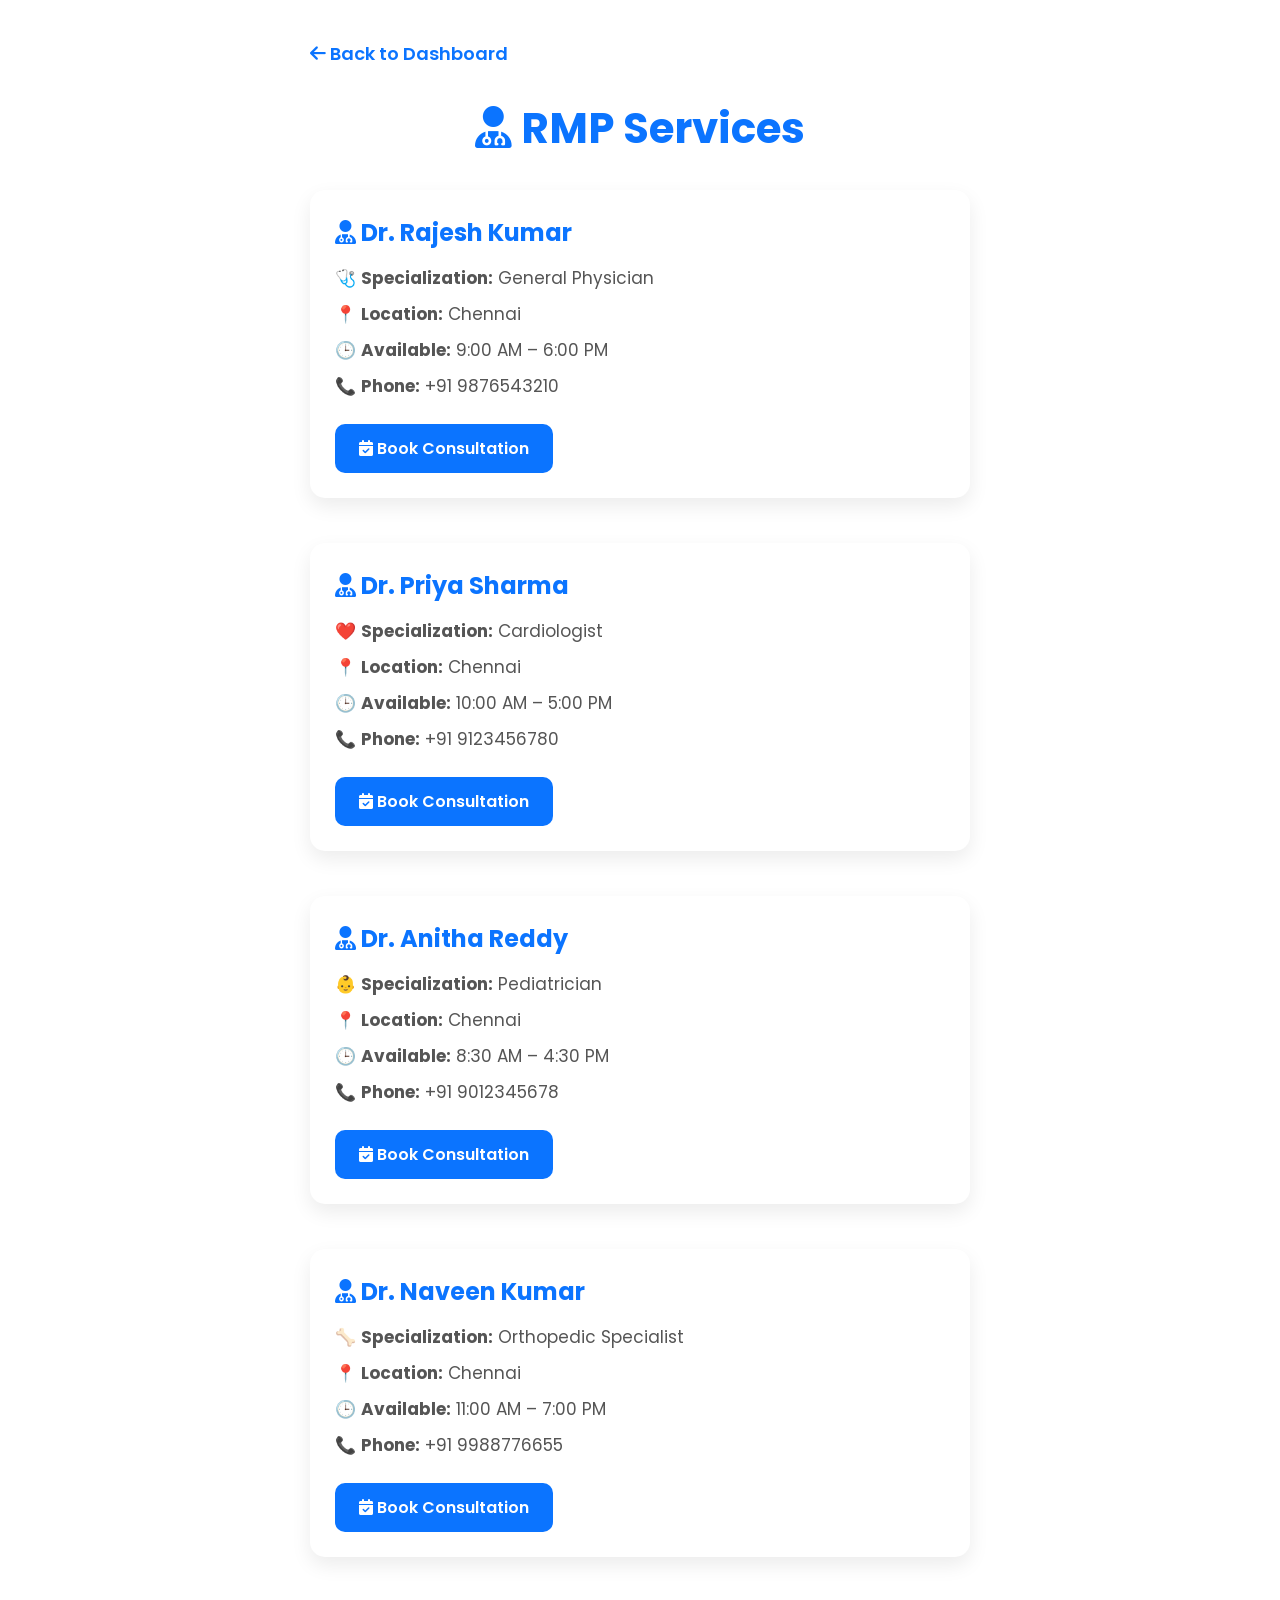
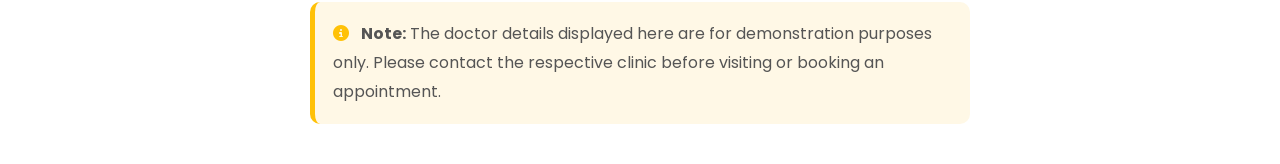
<file: pages/rmp-services.html>
<!DOCTYPE html>
<html lang="en">

<head>
    <meta charset="UTF-8">
    <meta name="viewport" content="width=device-width, initial-scale=1.0">
    <title>RMP Services</title>

    <link rel="stylesheet" href="../css/style.css">

    <link href="https://fonts.googleapis.com/css2?family=Poppins:wght@300;400;500;600;700&display=swap" rel="stylesheet">

    <link rel="stylesheet" href="https://cdnjs.cloudflare.com/ajax/libs/font-awesome/6.7.2/css/all.min.css">
</head>

<body>

<div class="settings-container">

    <!-- Back Button -->
    <a href="dashboard.html" class="back-btn">
        <i class="fa-solid fa-arrow-left"></i> Back to Dashboard
    </a>

    <!-- Heading -->
    <h1 class="settings-title">
        <i class="fa-solid fa-user-doctor"></i>
        RMP Services
    </h1>

    <!-- Doctor Card 1 -->
    <div class="doctor-card">

        <h3>
            <i class="fa-solid fa-user-doctor"></i>
            Dr. Rajesh Kumar
        </h3>

        <p>🩺 <strong>Specialization:</strong> General Physician</p>
        <p>📍 <strong>Location:</strong> Chennai</p>
        <p>🕒 <strong>Available:</strong> 9:00 AM – 6:00 PM</p>
        <p>📞 <strong>Phone:</strong> +91 9876543210</p>

        <button class="book-btn">
            <i class="fa-solid fa-calendar-check"></i>
            Book Consultation
        </button>

    </div>

    <br>

    <!-- Doctor Card 2 -->
    <div class="doctor-card">

        <h3>
            <i class="fa-solid fa-user-doctor"></i>
            Dr. Priya Sharma
        </h3>

        <p>❤️ <strong>Specialization:</strong> Cardiologist</p>
        <p>📍 <strong>Location:</strong> Chennai</p>
        <p>🕒 <strong>Available:</strong> 10:00 AM – 5:00 PM</p>
        <p>📞 <strong>Phone:</strong> +91 9123456780</p>

        <button class="book-btn">
            <i class="fa-solid fa-calendar-check"></i>
            Book Consultation
        </button>

    </div>

    <br>

    <!-- Doctor Card 3 -->
    <div class="doctor-card">

        <h3>
            <i class="fa-solid fa-user-doctor"></i>
            Dr. Anitha Reddy
        </h3>

        <p>👶 <strong>Specialization:</strong> Pediatrician</p>
        <p>📍 <strong>Location:</strong> Chennai</p>
        <p>🕒 <strong>Available:</strong> 8:30 AM – 4:30 PM</p>
        <p>📞 <strong>Phone:</strong> +91 9012345678</p>

        <button class="book-btn">
            <i class="fa-solid fa-calendar-check"></i>
            Book Consultation
        </button>

    </div>

    <br>

    <!-- Doctor Card 4 -->
    <div class="doctor-card">

        <h3>
            <i class="fa-solid fa-user-doctor"></i>
            Dr. Naveen Kumar
        </h3>

        <p>🦴 <strong>Specialization:</strong> Orthopedic Specialist</p>
        <p>📍 <strong>Location:</strong> Chennai</p>
        <p>🕒 <strong>Available:</strong> 11:00 AM – 7:00 PM</p>
        <p>📞 <strong>Phone:</strong> +91 9988776655</p>

        <button class="book-btn">
            <i class="fa-solid fa-calendar-check"></i>
            Book Consultation
        </button>

    </div>

    <br>

    <!-- Disclaimer -->
    <div class="ai-disclaimer">

        <i class="fa-solid fa-circle-info"></i>

        <strong>Note:</strong> The doctor details displayed here are for demonstration purposes only.
        Please contact the respective clinic before visiting or booking an appointment.

    </div>

</div>

<script src="../js/script.js"></script>

</body>
</html>
</file>
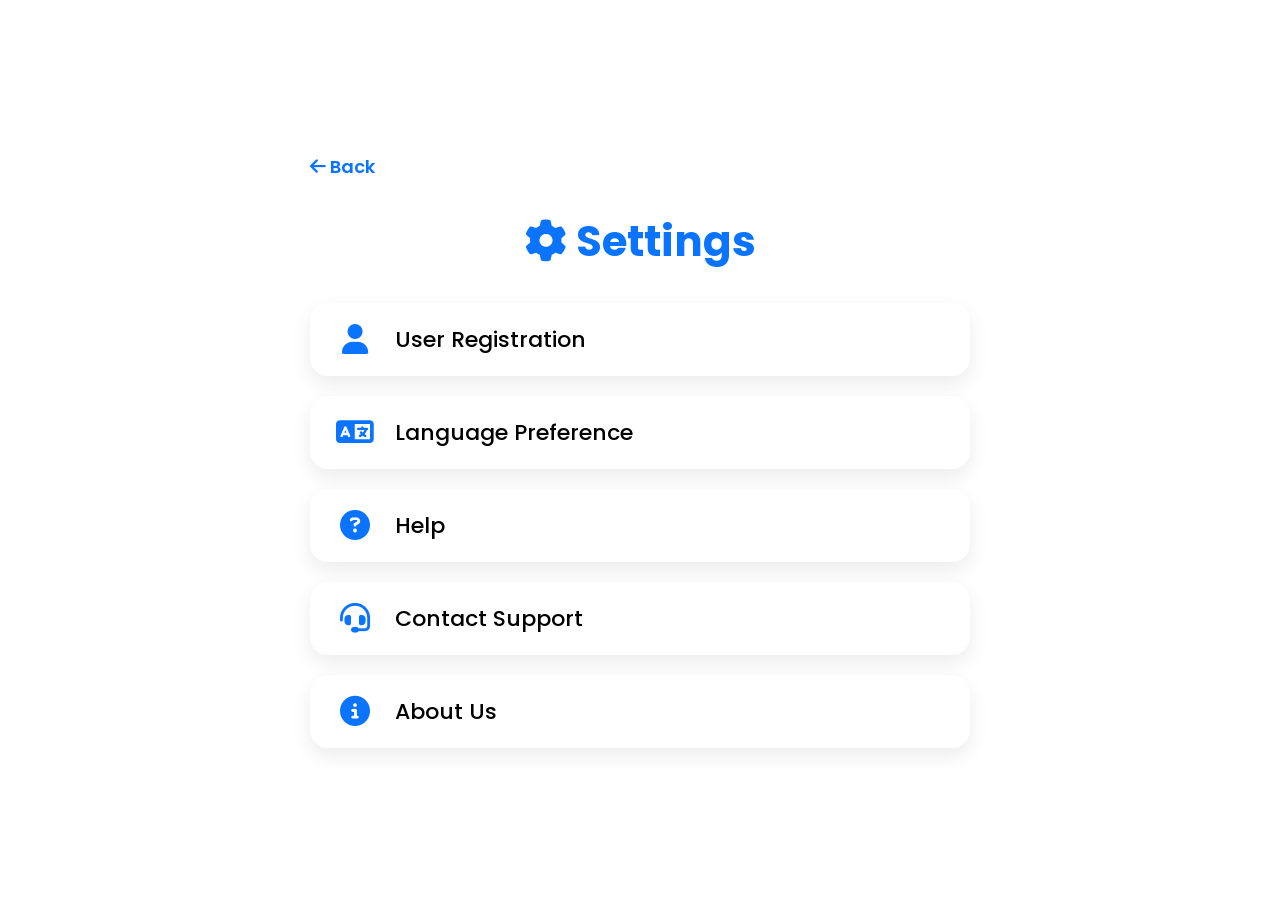
<file: pages/settings.html>
<!DOCTYPE html>
<html lang="en">

<head>
    <meta charset="UTF-8">
    <meta name="viewport" content="width=device-width, initial-scale=1.0">

    <title>Settings - Healthcare Connect</title>

    <link rel="stylesheet" href="../css/style.css">

    <link href="https://fonts.googleapis.com/css2?family=Poppins:wght@300;400;500;600;700&display=swap" rel="stylesheet">

    <link rel="stylesheet" href="https://cdnjs.cloudflare.com/ajax/libs/font-awesome/6.7.2/css/all.min.css">
</head>

<body>

<div class="settings-container">

    <!-- Back Button -->
    <a href="../index.html" class="back-btn">
        <i class="fa-solid fa-arrow-left"></i> Back
    </a>

    <!-- Heading -->
    <h1 class="settings-title">
        <i class="fa-solid fa-gear"></i>
        Settings
    </h1>

    <div class="settings-list">

        <!-- User Registration -->
        <div class="setting-card" id="registrationCard">
            <i class="fa-solid fa-user"></i>
            <span>User Registration</span>
        </div>

        <!-- Language -->
        <div class="setting-card" id="languageCard">
            <i class="fa-solid fa-language"></i>
            <span>Language Preference</span>
        </div>

        <!-- Help -->
        <div class="setting-card" id="helpCard">
            <i class="fa-solid fa-circle-question"></i>
            <span>Help</span>
        </div>

        <!-- Contact Support -->
        <div class="setting-card" id="supportCard">
            <i class="fa-solid fa-headset"></i>
            <span>Contact Support</span>
        </div>

        <!-- About -->
        <div class="setting-card" id="aboutCard">
            <i class="fa-solid fa-circle-info"></i>
            <span>About Us</span>
        </div>

    </div>

</div>

<!-- JavaScript -->
<script src="../js/script.js"></script>

</body>
</html>
</file>
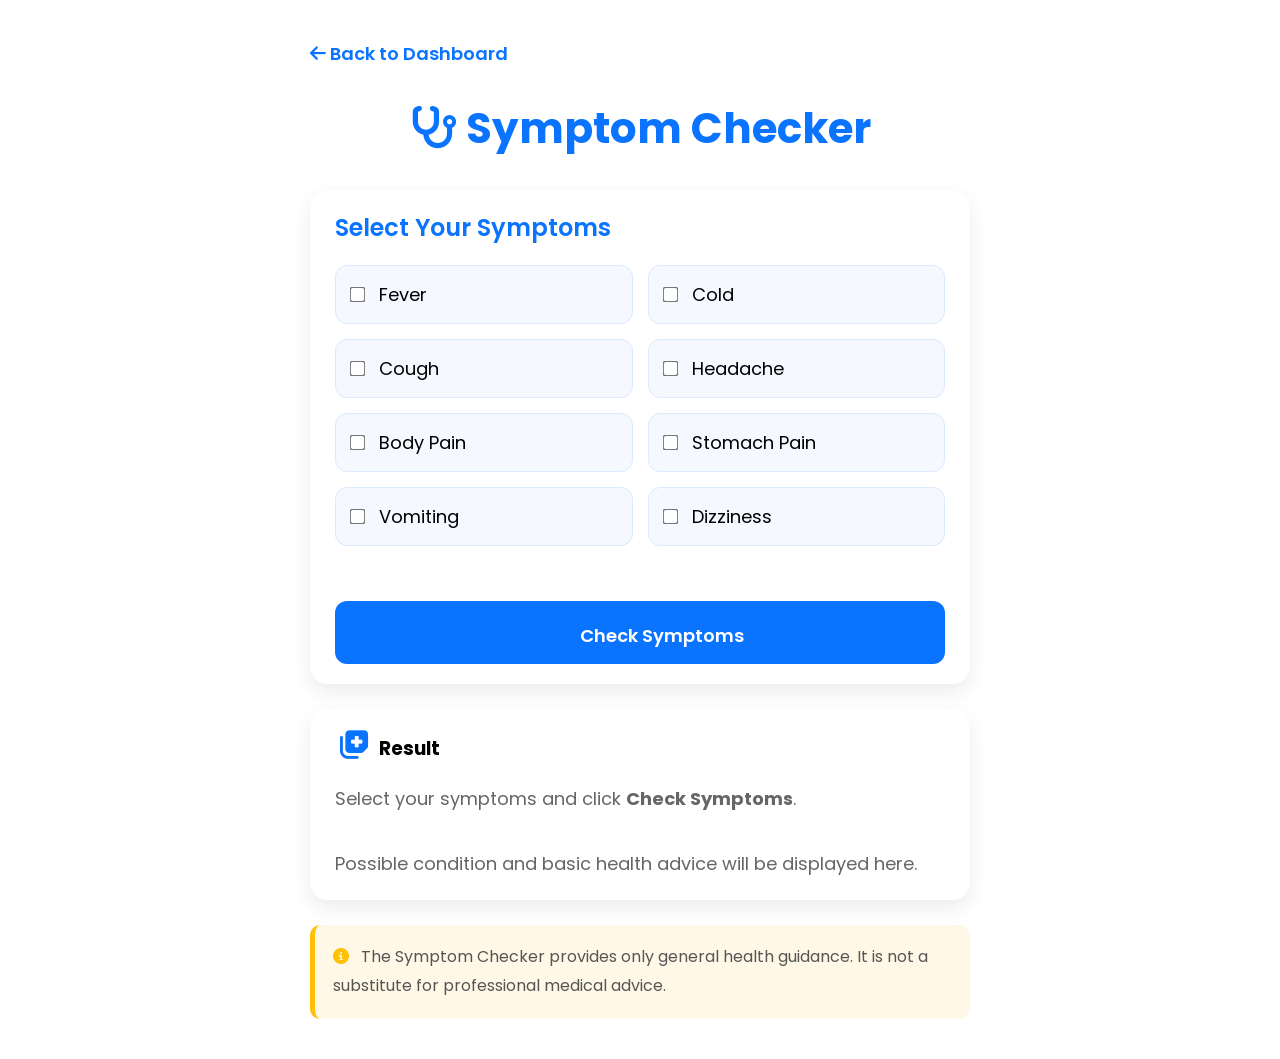
<file: pages/symptom-checker.html>
<!DOCTYPE html>
<html lang="en">

<head>
    <meta charset="UTF-8">
    <meta name="viewport" content="width=device-width, initial-scale=1.0">
    <title>Symptom Checker</title>

    <link rel="stylesheet" href="../css/style.css">

    <link href="https://fonts.googleapis.com/css2?family=Poppins:wght@300;400;500;600;700&display=swap" rel="stylesheet">

    <link rel="stylesheet" href="https://cdnjs.cloudflare.com/ajax/libs/font-awesome/6.7.2/css/all.min.css">
</head>

<body>

<div class="settings-container">

    <!-- Back Button -->
    <a href="dashboard.html" class="back-btn">
        <i class="fa-solid fa-arrow-left"></i> Back to Dashboard
    </a>

    <!-- Heading -->
    <h1 class="settings-title">
        <i class="fa-solid fa-stethoscope"></i>
        Symptom Checker
    </h1>

    <!-- Symptom Selection -->
    <div class="setting-card ai-card">

        <h3 class="ai-heading">
            Select Your Symptoms
        </h3>

        <div class="symptom-list">

            <label><input type="checkbox" value="Fever"> Fever</label>
            <label><input type="checkbox" value="Cold"> Cold</label>
            <label><input type="checkbox" value="Cough"> Cough</label>
            <label><input type="checkbox" value="Headache"> Headache</label>
            <label><input type="checkbox" value="Body Pain"> Body Pain</label>
            <label><input type="checkbox" value="Stomach Pain"> Stomach Pain</label>
            <label><input type="checkbox" value="Vomiting"> Vomiting</label>
            <label><input type="checkbox" value="Dizziness"> Dizziness</label>

        </div>

        <br>

        <button class="ai-btn" id="symptomBtn">
            <i class="fa-solid fa-magnifying-glass"></i>
            Check Symptoms
        </button>

    </div>

    <br>

    <!-- Result -->

    <div class="setting-card ai-card">

        <h3>
            <i class="fa-solid fa-notes-medical"></i>
            Result
        </h3>

        <p class="response-text" id="symptomResult">

            Select your symptoms and click
            <strong>Check Symptoms</strong>.

            <br><br>

            Possible condition and basic health advice will be displayed here.

        </p>

    </div>

    <br>

    <!-- Disclaimer -->

    <div class="ai-disclaimer">

        <i class="fa-solid fa-circle-info"></i>

        The Symptom Checker provides only general health guidance.
        It is not a substitute for professional medical advice.

    </div>

</div>

<script src="../js/script.js"></script>

</body>
</html>
</file>
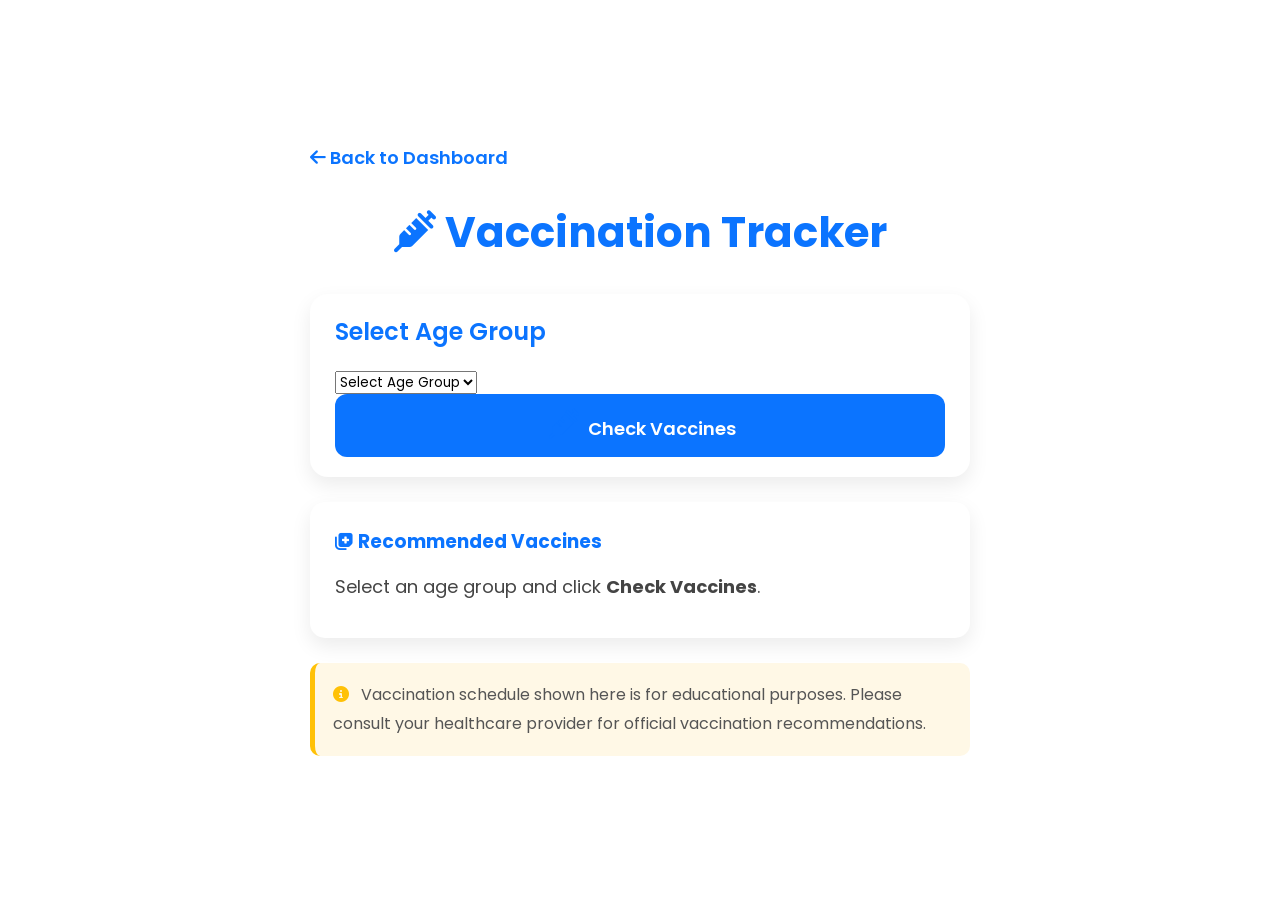
<file: pages/vaccination.html>
<!DOCTYPE html>
<html lang="en">

<head>
    <meta charset="UTF-8">
    <meta name="viewport" content="width=device-width, initial-scale=1.0">
    <title>Vaccination Tracker</title>

    <link rel="stylesheet" href="../css/style.css">

    <link href="https://fonts.googleapis.com/css2?family=Poppins:wght@300;400;500;600;700&display=swap" rel="stylesheet">

    <link rel="stylesheet" href="https://cdnjs.cloudflare.com/ajax/libs/font-awesome/6.7.2/css/all.min.css">
</head>

<body>

<div class="settings-container">

    <!-- Back -->
    <a href="dashboard.html" class="back-btn">
        <i class="fa-solid fa-arrow-left"></i> Back to Dashboard
    </a>

    <!-- Title -->
    <h1 class="settings-title">
        <i class="fa-solid fa-syringe"></i>
        Vaccination Tracker
    </h1>

    <!-- Selection Card -->
    <div class="setting-card ai-card">

        <h3 class="ai-heading">
            Select Age Group
        </h3>

        <select class="blood-select" id="ageGroup">

            <option value="">Select Age Group</option>
            <option>0 - 5 Years</option>
            <option>6 - 18 Years</option>
            <option>19 - 40 Years</option>
            <option>Above 40 Years</option>

        </select>

        <button class="ai-btn" id="vaccineBtn">

            <i class="fa-solid fa-syringe"></i>
            Check Vaccines

        </button>

    </div>

    <br>

    <!-- Result -->

    <div class="hospital-card">

        <h3>
            <i class="fa-solid fa-notes-medical"></i>
            Recommended Vaccines
        </h3>

        <p id="vaccineResult">

            Select an age group and click
            <strong>Check Vaccines</strong>.

        </p>

    </div>

    <br>

    <!-- Disclaimer -->

    <div class="ai-disclaimer">

        <i class="fa-solid fa-circle-info"></i>

        Vaccination schedule shown here is for educational purposes.
        Please consult your healthcare provider for official vaccination recommendations.

    </div>

</div>

<script src="../js/script.js"></script>

</body>
</html>
</file>
<file: css/style.css>
/* Google Font */
@import url('https://fonts.googleapis.com/css2?family=Poppins:wght@300;400;500;600;700&display=swap');

/* Reset */
*{
    margin:0;
    padding:0;
    box-sizing:border-box;
    font-family:'Poppins',sans-serif;
}

body{
    background:#ffffff;
    display:flex;
    justify-content:center;
    align-items:center;
    min-height:100vh;
}

/* Main Container */
.container{
    text-align:center;
}

/* Logo */
.logo i{
    font-size:110px;
    color:#0B74FF;
    margin-bottom:20px;
}

/* Project Title */
h1{
    font-size:52px;
    font-weight:700;
    color:#0B74FF;
    margin-bottom:10px;
}

/* Tagline */
.tagline{
    font-size:20px;
    color:#666;
    margin-bottom:45px;
}

/* Settings & Dashboard */
.menu{
    display:flex;
    justify-content:center;
    gap:50px;
    margin-bottom:40px;
}

.menu-card{
    width:150px;
    height:150px;
    background:#fff;
    border-radius:20px;
    box-shadow:0 8px 25px rgba(0,0,0,0.12);
    display:flex;
    flex-direction:column;
    justify-content:center;
    align-items:center;
    cursor:pointer;
    transition:0.3s;
}

.menu-card:hover{
    transform:translateY(-8px);
}

.menu-card i{
    font-size:45px;
    color:#0B74FF;
    margin-bottom:15px;
}

.menu-card span{
    font-size:20px;
    font-weight:600;
}

/* Emergency */
.emergency-card{
    width:220px;
    height:80px;
    margin:auto;
    background:#ff4d4d;
    color:white;
    border-radius:18px;
    display:flex;
    justify-content:center;
    align-items:center;
    gap:12px;
    cursor:pointer;
    transition:.3s;
    box-shadow:0 8px 20px rgba(255,0,0,.25);
}

.emergency-card:hover{
    transform:scale(1.05);
}

.emergency-card i{
    font-size:28px;
}

.emergency-card span{
    font-size:24px;
    font-weight:600;
}
/* ================= SETTINGS PAGE ================= */

.settings-container{
    width:100%;
    max-width:700px;
    margin:auto;
    padding:40px 20px;
}

.back-btn{
    text-decoration:none;
    color:#0B74FF;
    font-size:18px;
    font-weight:600;
}

.settings-title{
    text-align:center;
    color:#0B74FF;
    margin:30px 0;
    font-size:42px;
}

.settings-list{
    display:flex;
    flex-direction:column;
    gap:20px;
}

.setting-card{
    display:flex;
    align-items:center;
    gap:20px;
    background:#fff;
    padding:20px 25px;
    border-radius:18px;
    box-shadow:0 8px 20px rgba(0,0,0,0.08);
    cursor:pointer;
    transition:.3s;
}

.setting-card:hover{
    transform:translateY(-5px);
}

.setting-card i{
    font-size:30px;
    color:#0B74FF;
    width:40px;
    text-align:center;
}

.setting-card span{
    font-size:22px;
    font-weight:500;
}
/* ================= DASHBOARD PAGE ================= */

.dashboard-container{
    width:90%;
    max-width:1200px;
    margin:40px auto;
}

.dashboard-title{
    text-align:center;
    color:#0B74FF;
    font-size:42px;
    margin:30px 0;
}

.dashboard-grid{
    display:grid;
    grid-template-columns:repeat(auto-fit,minmax(220px,1fr));
    gap:25px;
    margin-top:30px;
}

.dashboard-card{
    background:#fff;
    border-radius:20px;
    padding:30px 20px;
    text-align:center;
    box-shadow:0 8px 20px rgba(0,0,0,0.08);
    transition:.3s;
    cursor:pointer;
}

.dashboard-card:hover{
    transform:translateY(-8px);
    box-shadow:0 12px 25px rgba(11,116,255,0.18);
}

.dashboard-card i{
    font-size:50px;
    color:#0B74FF;
    margin-bottom:18px;
}

.dashboard-card h3{
    font-size:20px;
    color:#333;
    font-weight:600;
}
/* ================= AI ASSISTANT PAGE ================= */

textarea{
    width:100%;
    padding:15px;
    border:2px solid #d9d9d9;
    border-radius:15px;
    font-size:18px;
    font-family:'Poppins',sans-serif;
    outline:none;
    transition:.3s;
}

textarea:focus{
    border-color:#0B74FF;
    box-shadow:0 0 10px rgba(11,116,255,.2);
}

.ai-btn{
    background:#0B74FF;
    color:#fff;
    border:none;
    padding:15px 35px;
    border-radius:12px;
    font-size:18px;
    font-weight:600;
    cursor:pointer;
    transition:.3s;
}

.ai-btn:hover{
    background:#095fd1;
    transform:translateY(-2px);
}

.response-box{
    margin-top:25px;
    background:#f8fbff;
    border-left:5px solid #0B74FF;
    padding:20px;
    border-radius:12px;
    line-height:1.8;
}
/* ================= AI HEALTH ASSISTANT ================= */

.ai-card{
    display:block;
    cursor:default;
}

.ai-heading{
    margin-bottom:20px;
    color:#0B74FF;
    font-size:24px;
    font-weight:600;
}

.ai-textarea{
    width:100%;
    height:180px;
    padding:18px;
    border:1px solid #dcdcdc;
    border-radius:15px;
    font-size:18px;
    outline:none;
    resize:none;
    transition:.3s;
    margin-top:10px;
}

.ai-textarea:focus{
    border-color:#0B74FF;
    box-shadow:0 0 10px rgba(11,116,255,.15);
}

.quick-symptoms{
    display:flex;
    flex-wrap:wrap;
    gap:12px;
    margin:20px 0;
}

.symptom-chip{
    background:#EAF3FF;
    color:#0B74FF;
    padding:10px 16px;
    border-radius:30px;
    font-size:15px;
    font-weight:500;
    cursor:pointer;
    transition:.3s;
}

.symptom-chip:hover{
    background:#0B74FF;
    color:#fff;
}

.ai-btn{
    width:100%;
    padding:15px;
    background:#0B74FF;
    color:white;
    border:none;
    border-radius:12px;
    font-size:18px;
    font-weight:600;
    cursor:pointer;
    transition:.3s;
}

.ai-btn:hover{
    background:#085ec7;
}

.response-text{
    margin-top:20px;
    color:#666;
    font-size:18px;
    line-height:1.8;
}

.ai-disclaimer{
    background:#FFF8E6;
    border-left:5px solid #FFC107;
    padding:18px;
    border-radius:10px;
    color:#555;
    line-height:1.8;
    font-size:16px;
}

.ai-disclaimer i{
    color:#FFC107;
    margin-right:8px;
}
.dashboard-card{
    text-decoration: none;
    color: inherit;
}
/* ================= SYMPTOM CHECKER ================= */

.symptom-list{
    display:grid;
    grid-template-columns:repeat(2,1fr);
    gap:15px;
    margin:20px 0 30px;
}

.symptom-list label{
    background:#f5f9ff;
    padding:15px;
    border-radius:12px;
    font-size:18px;
    cursor:pointer;
    border:1px solid #dce9ff;
    transition:0.3s;
}

.symptom-list label:hover{
    background:#0B74FF;
    color:white;
}

.symptom-list input{
    margin-right:10px;
    transform:scale(1.2);
}
/* ================= DISEASE INFORMATION ================= */

.disease-select{
    width:100%;
    padding:15px;
    margin:20px 0;
    border:1px solid #dcdcdc;
    border-radius:12px;
    font-size:18px;
    outline:none;
    background:#fff;
    transition:0.3s;
}

.disease-select:focus{
    border-color:#0B74FF;
    box-shadow:0 0 8px rgba(11,116,255,0.2);
}
/* ================= HOSPITALS PAGE ================= */

.hospital-search{
    width:100%;
    padding:15px;
    margin:20px 0;
    border:1px solid #dcdcdc;
    border-radius:12px;
    font-size:18px;
    outline:none;
    transition:0.3s;
}

.hospital-search:focus{
    border-color:#0B74FF;
    box-shadow:0 0 8px rgba(11,116,255,0.2);
}

.hospital-card{
    background:#ffffff;
    padding:25px;
    border-radius:15px;
    box-shadow:0 8px 20px rgba(0,0,0,0.08);
    transition:0.3s;
}

.hospital-card:hover{
    transform:translateY(-5px);
}

.hospital-card h3{
    color:#0B74FF;
    margin-bottom:15px;
}

.hospital-card p{
    font-size:17px;
    margin:10px 0;
    color:#555;
}

.hospital-btn{
    margin-top:15px;
    padding:12px 22px;
    background:#0B74FF;
    color:white;
    border:none;
    border-radius:10px;
    cursor:pointer;
    font-size:16px;
    font-weight:600;
    transition:0.3s;
}

.hospital-btn:hover{
    background:#085ec7;
}
/* ================= EMERGENCY SERVICES ================= */

.emergency-card-box{
    background:#ffffff;
    border-radius:15px;
    padding:25px;
    margin-bottom:20px;
    box-shadow:0 8px 20px rgba(0,0,0,0.08);
    transition:0.3s;
}

.emergency-card-box:hover{
    transform:translateY(-5px);
}

.emergency-card-box h3{
    color:#d62828;
    margin-bottom:15px;
    font-size:24px;
}

.emergency-card-box p{
    font-size:18px;
    color:#555;
    margin:10px 0;
}

.call-btn{
    margin-top:15px;
    padding:12px 25px;
    border:none;
    border-radius:10px;
    background:#d62828;
    color:white;
    font-size:17px;
    font-weight:600;
    cursor:pointer;
    transition:.3s;
}

.call-btn:hover{
    background:#b71c1c;
}
/* ================= EMERGENCY SERVICES ================= */

const callButtons = document.querySelectorAll(".call-btn");

callButtons.forEach(button => {

    button.addEventListener("click", function () {

        const number = this.getAttribute("data-number");

        const confirmCall = confirm(
            "Do you want to call Emergency Number " + number + "?"
        );

        if (confirmCall) {

            window.location.href = "tel:" + number;

        }

    });

});
/* ================= BLOOD BANK ================= */

.blood-select{
    width:100%;
    padding:15px;
    margin:20px 0;
    border:1px solid #dcdcdc;
    border-radius:12px;
    font-size:18px;
    outline:none;
    background:#fff;
    transition:0.3s;
}

.blood-select:focus{
    border-color:#d62828;
    box-shadow:0 0 8px rgba(214,40,40,0.2);
}

#bloodResult{
    font-size:18px;
    color:#444;
    line-height:1.8;
    margin-top:15px;
}

.blood-available{
    color:#198754;
    font-weight:600;
}

.blood-notavailable{
    color:#d62828;
    font-weight:600;
}
/* ================= BLOOD BANK ================= */

const bloodSearchBtn = document.getElementById("bloodSearchBtn");

if (bloodSearchBtn) {

    bloodSearchBtn.addEventListener("click", function () {

        const bloodGroup = document.getElementById("bloodGroup").value;
        const result = document.getElementById("bloodResult");

        switch (bloodGroup) {

            case "A+":
                result.innerHTML = `
                <span class="blood-available">🟢 Blood Available</span><br><br>
                🏥 Apollo Blood Bank<br>
                📍 Chennai<br>
                📞 +91 9876543210
                `;
                break;

            case "A-":
                result.innerHTML = `
                <span class="blood-available">🟢 Blood Available</span><br><br>
                🏥 Government Blood Bank<br>
                📍 Chennai<br>
                📞 +91 9123456780
                `;
                break;

            case "B+":
                result.innerHTML = `
                <span class="blood-available">🟢 Blood Available</span><br><br>
                🏥 Red Cross Blood Centre<br>
                📍 Chennai<br>
                📞 +91 9988776655
                `;
                break;

            case "B-":
                result.innerHTML = `
                <span class="blood-notavailable">🟠 Limited Stock</span><br><br>
                Please contact the nearest blood bank immediately.
                `;
                break;

            case "AB+":
                result.innerHTML = `
                <span class="blood-available">🟢 Blood Available</span><br><br>
                🏥 Lifeline Blood Centre<br>
                📍 Chennai<br>
                📞 +91 9090909090
                `;
                break;

            case "AB-":
                result.innerHTML = `
                <span class="blood-notavailable">🔴 Very Rare Blood Group</span><br><br>
                Please contact the emergency blood bank.
                `;
                break;

            case "O+":
                result.innerHTML = `
                <span class="blood-available">🟢 Blood Available</span><br><br>
                🏥 City Blood Bank<br>
                📍 Chennai<br>
                📞 +91 9876501234
                `;
                break;

            case "O-":
                result.innerHTML = `
                <span class="blood-notavailable">🔴 Emergency Required</span><br><br>
                O- blood is currently unavailable.
                Please contact nearby hospitals immediately.
                `;
                break;

            default:
                result.innerHTML =
                "⚠️ Please select a blood group first.";

        }

    });

}
/* ================= RMP SERVICES ================= */

.doctor-card{
    background:#ffffff;
    border-radius:15px;
    padding:25px;
    margin-bottom:20px;
    box-shadow:0 8px 20px rgba(0,0,0,0.08);
    transition:0.3s;
}

.doctor-card:hover{
    transform:translateY(-5px);
}

.doctor-card h3{
    color:#0B74FF;
    margin-bottom:15px;
    font-size:24px;
}

.doctor-card p{
    margin:10px 0;
    color:#555;
    font-size:17px;
}

.book-btn{
    margin-top:15px;
    padding:12px 24px;
    border:none;
    border-radius:10px;
    background:#0B74FF;
    color:white;
    font-size:16px;
    font-weight:600;
    cursor:pointer;
    transition:0.3s;
}

.book-btn:hover{
    background:#085ec7;
}
/* ================= VACCINATION TRACKER ================= */

#vaccineResult{
    font-size:18px;
    color:#444;
    line-height:1.8;
    margin-top:15px;
}

.vaccine-complete{
    color:#198754;
    font-weight:600;
}

.vaccine-pending{
    color:#d62828;
    font-weight:600;
}
/* ================= HEALTH CAMPS ================= */

.camp-card{
    background:#ffffff;
    border-radius:15px;
    padding:25px;
    margin-bottom:20px;
    box-shadow:0 8px 20px rgba(0,0,0,0.08);
    transition:0.3s;
}

.camp-card:hover{
    transform:translateY(-5px);
}

.camp-card h3{
    color:#16a34a;
    margin-bottom:15px;
    font-size:24px;
}

.camp-card p{
    margin:10px 0;
    color:#555;
    font-size:17px;
}

.register-btn{
    margin-top:15px;
    padding:12px 24px;
    border:none;
    border-radius:10px;
    background:#16a34a;
    color:white;
    font-size:16px;
    font-weight:600;
    cursor:pointer;
    transition:0.3s;
}

.register-btn:hover{
    background:#15803d;
}
/* ================= HEALTH AWARENESS ================= */

.awareness-card{
    background:#ffffff;
    border-radius:15px;
    padding:25px;
    margin-bottom:20px;
    box-shadow:0 8px 20px rgba(0,0,0,0.08);
    transition:.3s;
    border-left:6px solid #0B74FF;
}

.awareness-card:hover{
    transform:translateY(-5px);
}

.awareness-card h3{
    color:#0B74FF;
    margin-bottom:15px;
    font-size:23px;
}

.awareness-card p{
    color:#555;
    font-size:17px;
    line-height:1.8;
}
/* ================= GOVERNMENT SCHEMES ================= */

.scheme-card{
    background:#fff;
    padding:25px;
    border-radius:15px;
    margin-bottom:20px;
    box-shadow:0 8px 20px rgba(0,0,0,0.08);
    border-left:6px solid #ff9800;
    transition:.3s;
}

.scheme-card:hover{
    transform:translateY(-5px);
}

.scheme-card h3{
    color:#ff9800;
    margin-bottom:15px;
}

.scheme-card p{
    color:#555;
    line-height:1.8;
    font-size:17px;
}

.scheme-btn{
    margin-top:15px;
    padding:12px 24px;
    border:none;
    border-radius:10px;
    background:#ff9800;
    color:white;
    cursor:pointer;
    font-size:16px;
    font-weight:600;
}

.scheme-btn:hover{
    background:#e68900;
}
/* ================= CONTACT SUPPORT ================= */

#userMessage{
    margin-top:20px;
    transition:.3s;
}

#userMessage:focus{
    border-color:#0B74FF;
    outline:none;
    box-shadow:0 0 8px rgba(11,116,255,.2);
}
</file>
